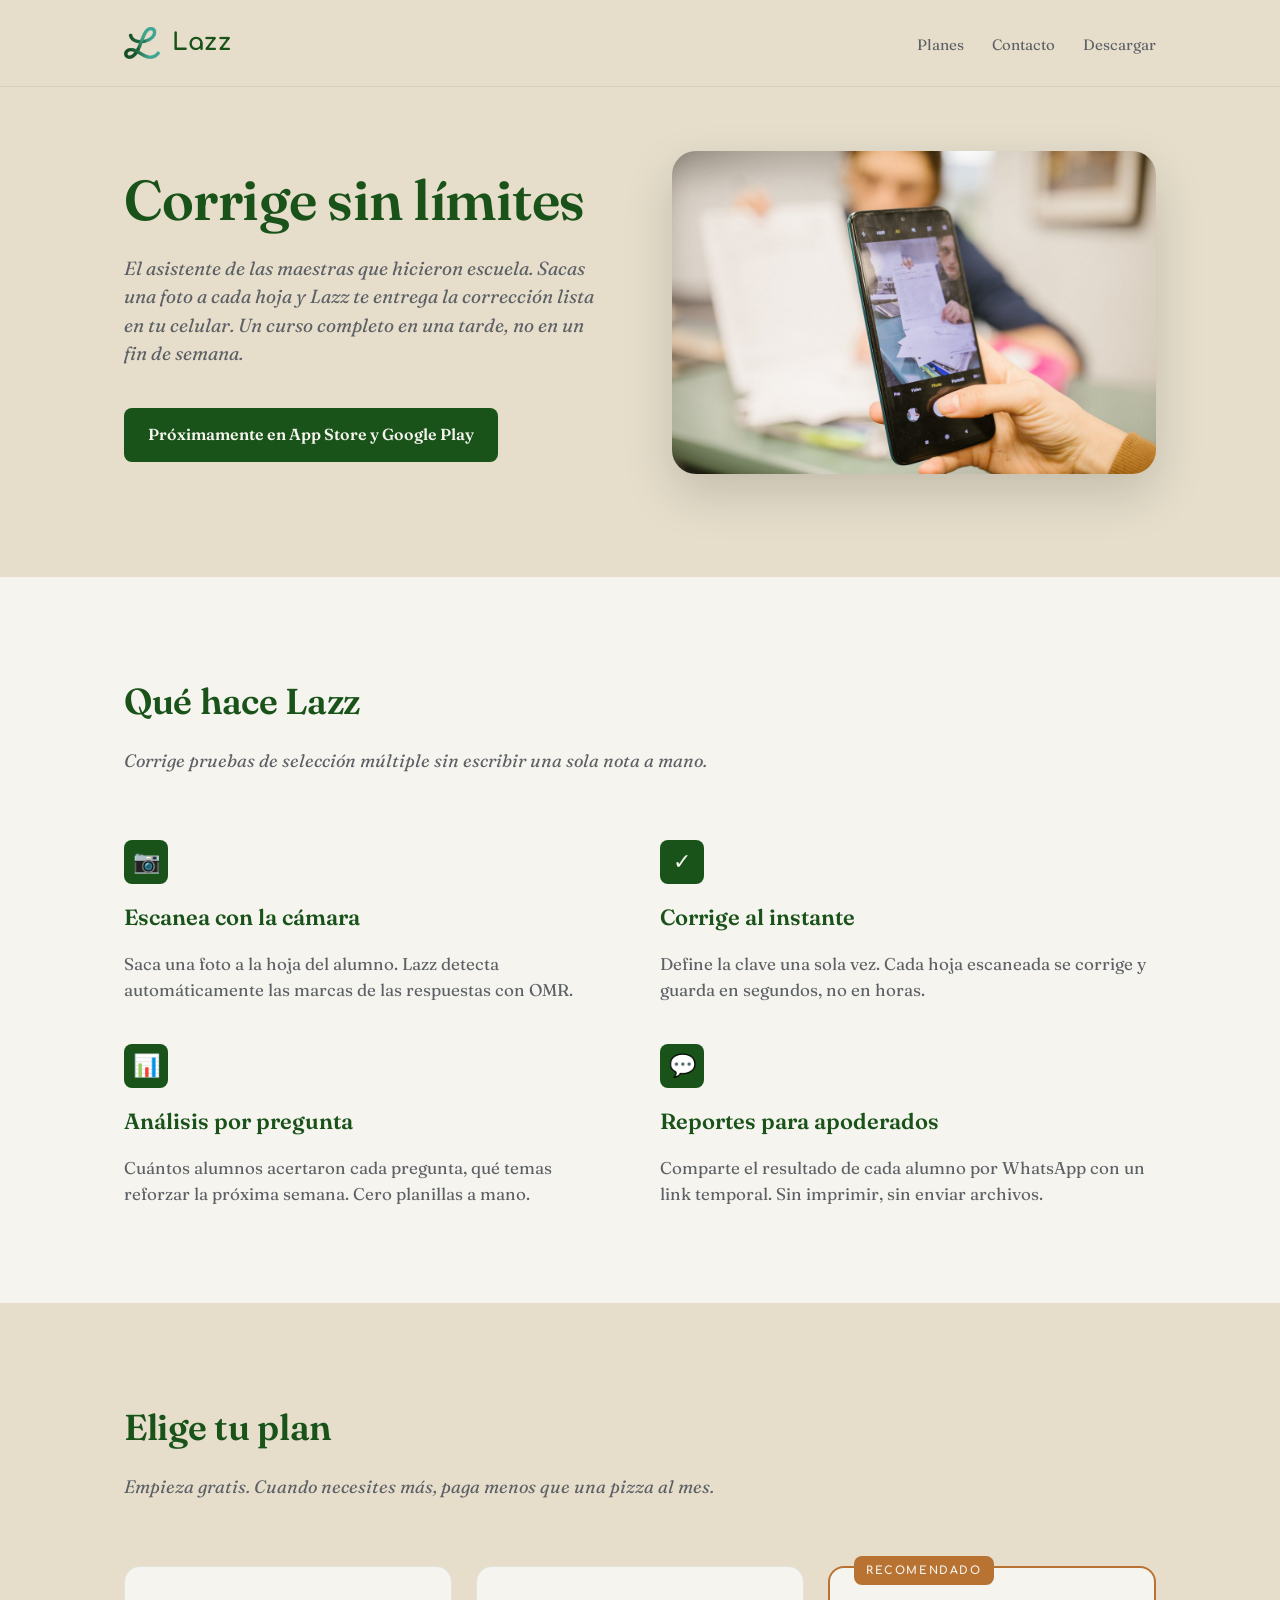
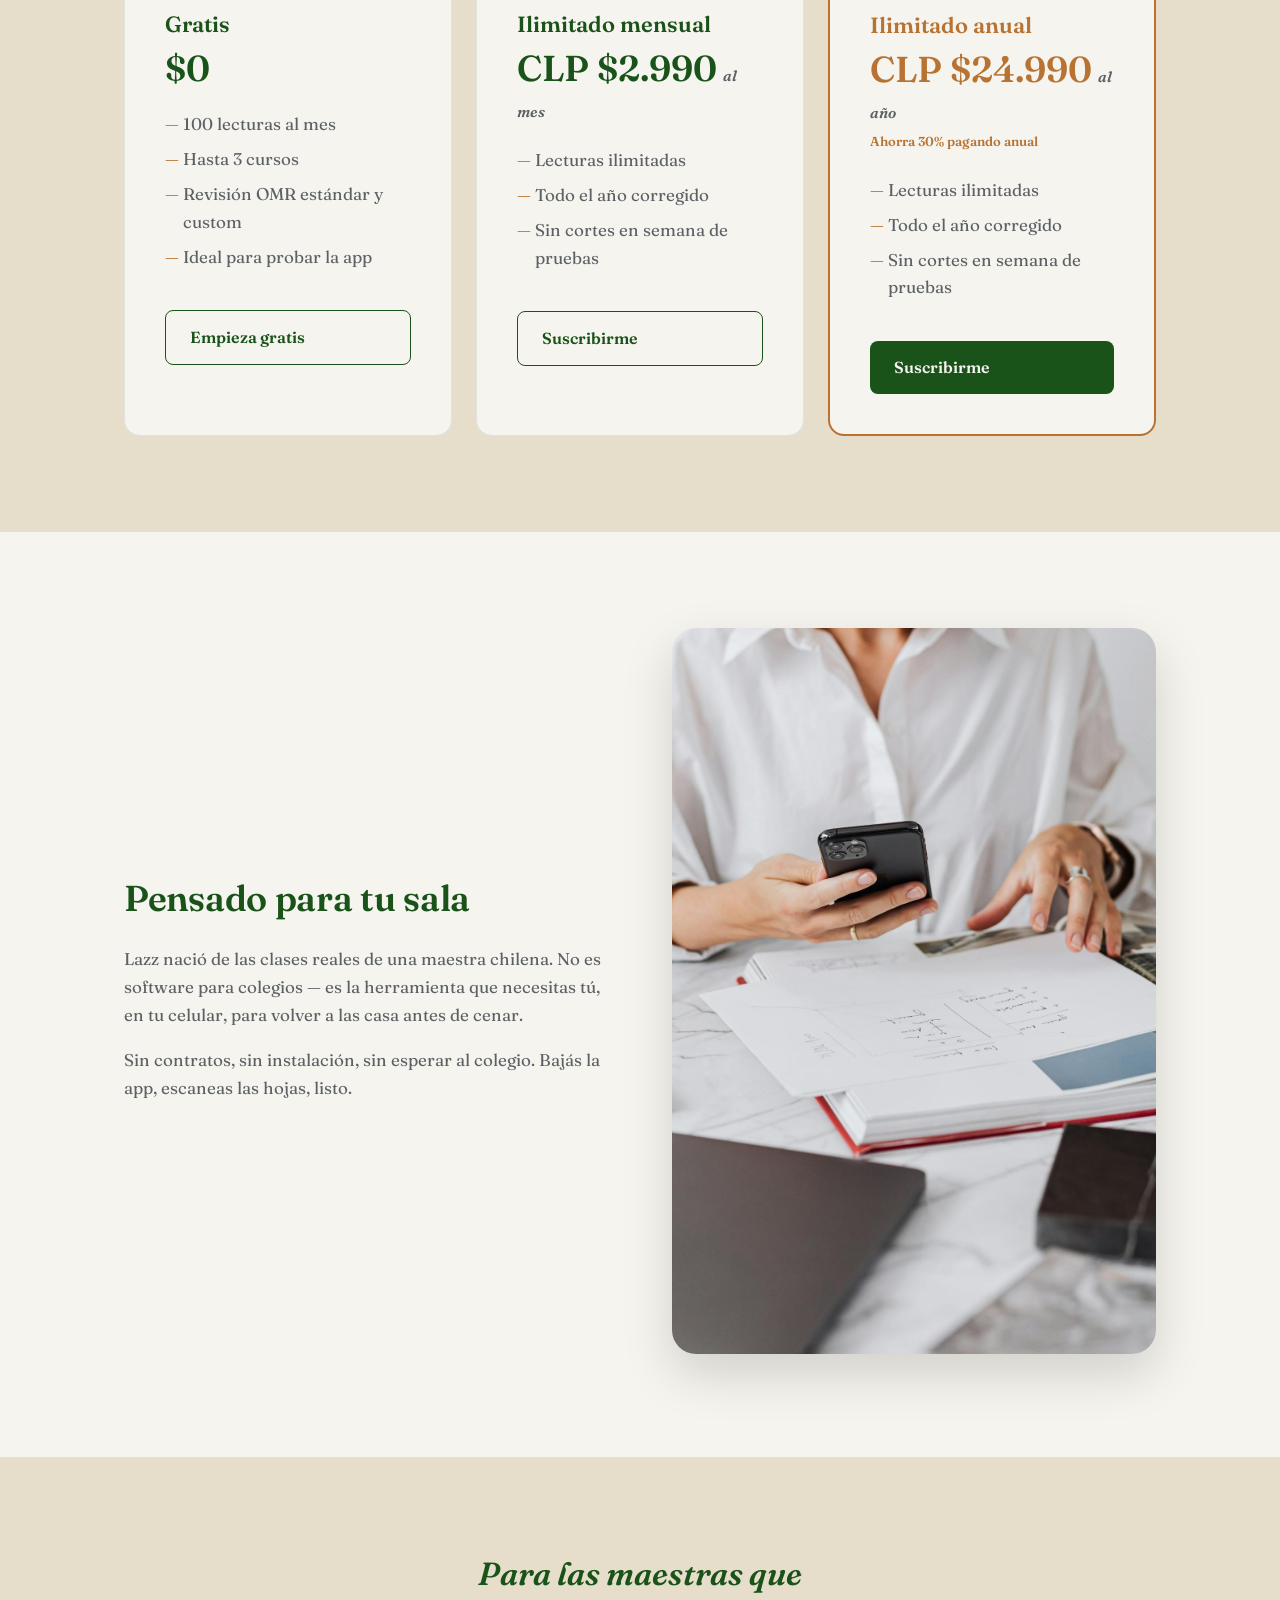
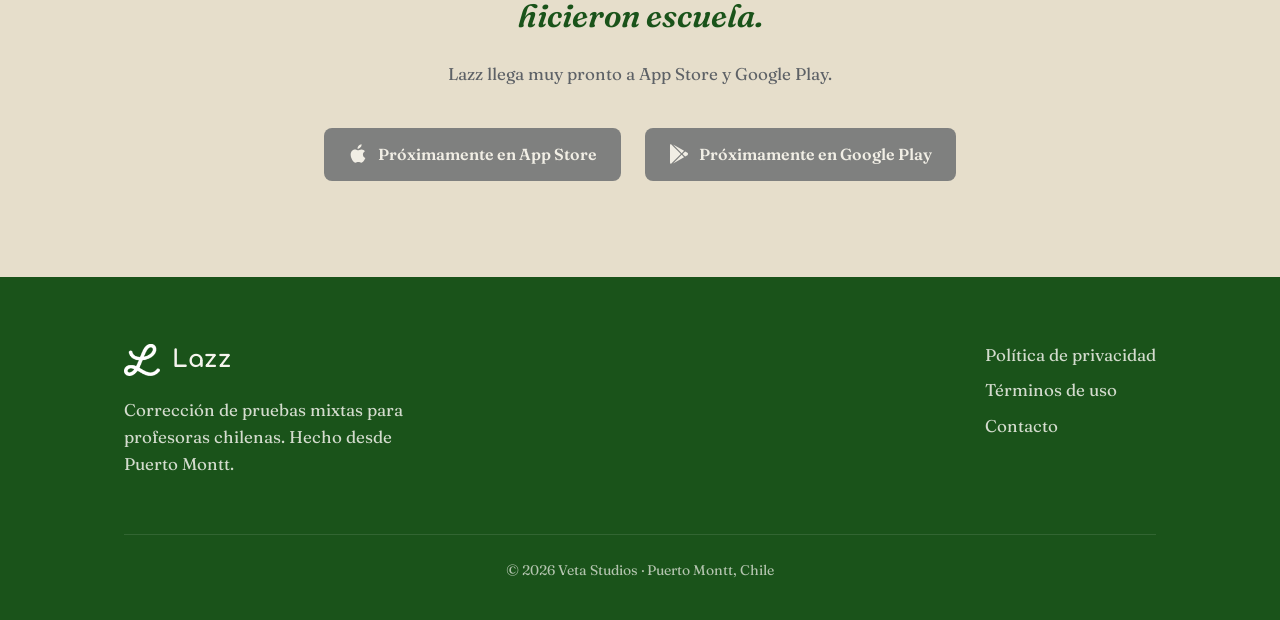
<file: index.html>
<!DOCTYPE html>
<html lang="es-CL">
<head>
  <meta charset="UTF-8">
  <meta name="viewport" content="width=device-width, initial-scale=1.0">
  <title>Lazz — Corrige sin límites</title>
  <meta name="description" content="Lazz corrige pruebas de selección múltiple desde la cámara de tu celular. Resultados instantáneos, análisis por pregunta, reportes para apoderados.">

  <!-- Open Graph (WhatsApp / Twitter / LinkedIn preview) -->
  <meta property="og:title" content="Lazz — Corrige sin límites">
  <meta property="og:description" content="El asistente de las maestras que hicieron escuela. Corrige pruebas con OMR desde la cámara de tu celular.">
  <meta property="og:image" content="https://lazz.cl/assets/photos/hero.jpg">
  <meta property="og:url" content="https://lazz.cl">
  <meta property="og:type" content="website">
  <meta property="og:locale" content="es_CL">

  <!-- Tipografías Google Fonts -->
  <link rel="preconnect" href="https://fonts.googleapis.com">
  <link rel="preconnect" href="https://fonts.gstatic.com" crossorigin>
  <link href="https://fonts.googleapis.com/css2?family=Comfortaa:wght@400;700&family=Fraunces:ital,wght@0,400;0,600;1,400;1,600&display=swap" rel="stylesheet">

  <link rel="stylesheet" href="/css/shared.css">
  <link rel="icon" type="image/png" href="/assets/brand/lazz-isotype.png">
</head>
<body>

<!-- ============ HEADER ============ -->
<header class="site-header">
  <div class="container site-header__inner">
    <a href="/" class="brand">
      <img src="/assets/brand/lazz-isotype.png" alt="" class="brand__isotipo">
      <span class="brand__wordmark">Lazz</span>
    </a>
    <nav class="site-header__nav">
      <a href="#planes">Planes</a>
      <a href="/contacto/">Contacto</a>
      <a href="#descargar">Descargar</a>
    </nav>
  </div>
</header>

<!-- ============ HERO ============ -->
<section class="hero">
  <div class="container">
    <div class="hero__grid">
      <div>
        <h1 class="hero__title">Corrige sin límites</h1>
        <p class="hero__tagline">
          El asistente de las maestras que hicieron escuela. Sacas una foto a
          cada hoja y Lazz te entrega la corrección lista en tu celular. Un
          curso completo en una tarde, no en un fin de semana.
        </p>
        <div class="hero__cta-row">
          <a href="#descargar" class="btn btn--primary">Próximamente en App Store y Google Play</a>
        </div>
      </div>
      <div>
        <img src="/assets/photos/hero.jpg" alt="Profesora escaneando una hoja de respuestas con su celular" class="hero__image" loading="eager">
      </div>
    </div>
  </div>
</section>

<!-- ============ QUÉ HACE LAZZ ============ -->
<section class="section section--alt" id="que-hace">
  <div class="container">
    <h2 class="section__title">Qué hace Lazz</h2>
    <p class="section__subtitle">
      Corrige pruebas de selección múltiple sin escribir una sola nota a mano.
    </p>
    <div class="features">
      <div class="feature">
        <div class="feature__icon" aria-hidden="true">📷</div>
        <h3 class="feature__title">Escanea con la cámara</h3>
        <p class="feature__body">
          Saca una foto a la hoja del alumno. Lazz detecta automáticamente las
          marcas de las respuestas con OMR.
        </p>
      </div>
      <div class="feature">
        <div class="feature__icon" aria-hidden="true">✓</div>
        <h3 class="feature__title">Corrige al instante</h3>
        <p class="feature__body">
          Define la clave una sola vez. Cada hoja escaneada se corrige y
          guarda en segundos, no en horas.
        </p>
      </div>
      <div class="feature">
        <div class="feature__icon" aria-hidden="true">📊</div>
        <h3 class="feature__title">Análisis por pregunta</h3>
        <p class="feature__body">
          Cuántos alumnos acertaron cada pregunta, qué temas reforzar la
          próxima semana. Cero planillas a mano.
        </p>
      </div>
      <div class="feature">
        <div class="feature__icon" aria-hidden="true">💬</div>
        <h3 class="feature__title">Reportes para apoderados</h3>
        <p class="feature__body">
          Comparte el resultado de cada alumno por WhatsApp con un link
          temporal. Sin imprimir, sin enviar archivos.
        </p>
      </div>
    </div>
  </div>
</section>

<!-- ============ PLANES ============ -->
<section class="section" id="planes">
  <div class="container">
    <h2 class="section__title">Elige tu plan</h2>
    <p class="section__subtitle">
      Empieza gratis. Cuando necesites más, paga menos que una pizza al mes.
    </p>
    <div class="pricing">

      <div class="plan">
        <h3 class="plan__title">Gratis</h3>
        <p class="plan__price">$0</p>
        <ul class="plan__bullets">
          <li>100 lecturas al mes</li>
          <li>Hasta 3 cursos</li>
          <li>Revisión OMR estándar y custom</li>
          <li>Ideal para probar la app</li>
        </ul>
        <a href="#descargar" class="btn btn--secondary">Empieza gratis</a>
      </div>

      <div class="plan">
        <h3 class="plan__title">Ilimitado mensual</h3>
        <p class="plan__price">CLP&nbsp;$2.990<span class="plan__period">al mes</span></p>
        <ul class="plan__bullets">
          <li>Lecturas ilimitadas</li>
          <li>Todo el año corregido</li>
          <li>Sin cortes en semana de pruebas</li>
        </ul>
        <a href="#descargar" class="btn btn--secondary">Suscribirme</a>
      </div>

      <div class="plan plan--recommended">
        <span class="plan__badge">RECOMENDADO</span>
        <h3 class="plan__title">Ilimitado anual</h3>
        <p class="plan__price">CLP&nbsp;$24.990<span class="plan__period">al año</span></p>
        <p class="plan__savings">Ahorra 30% pagando anual</p>
        <ul class="plan__bullets">
          <li>Lecturas ilimitadas</li>
          <li>Todo el año corregido</li>
          <li>Sin cortes en semana de pruebas</li>
        </ul>
        <a href="#descargar" class="btn btn--primary">Suscribirme</a>
      </div>

    </div>
  </div>
</section>

<!-- ============ POR QUÉ LAZZ (con foto secundaria) ============ -->
<section class="section section--alt">
  <div class="container">
    <div class="hero__grid">
      <div>
        <h2 class="section__title">Pensado para tu sala</h2>
        <p style="font-size: 17px; line-height: 1.65;">
          Lazz nació de las clases reales de una maestra chilena. No es
          software para colegios — es la herramienta que necesitas tú, en tu
          celular, para volver a las casa antes de cenar.
        </p>
        <p style="font-size: 17px; line-height: 1.65;">
          Sin contratos, sin instalación, sin esperar al colegio. Bajás la
          app, escaneas las hojas, listo.
        </p>
      </div>
      <div>
        <img src="/assets/photos/secondary-2.jpg" alt="Profesora revisando pruebas con su celular" class="hero__image" loading="lazy">
      </div>
    </div>
  </div>
</section>

<!-- ============ CTA FINAL ============ -->
<section class="cta-final" id="descargar">
  <div class="container container--narrow">
    <p class="cta-final__title">
      Para las maestras que<br>hicieron escuela.
    </p>
    <p style="margin-bottom: var(--space-lg);">
      Lazz llega muy pronto a App Store y Google Play.
    </p>
    <div class="cta-final__buttons">
      <span class="btn btn--coming-soon">
        <svg viewBox="0 0 384 512" width="20" height="20" fill="currentColor" aria-hidden="true">
          <path d="M318.7 268.7c-.2-36.7 16.4-64.4 50-84.8-18.8-26.9-47.2-41.7-84.7-44.6-35.5-2.8-74.3 20.7-88.5 20.7-15 0-49.4-19.7-76.4-19.7C63.3 141.2 4 184.8 4 273.5q0 39.3 14.4 81.2c12.8 36.7 59 126.7 107.2 125.2 25.2-.6 43-17.9 75.8-17.9 31.8 0 48.3 17.9 76.4 17.9 48.6-.7 90.4-82.5 102.6-119.3-65.2-30.7-61.7-90-61.7-91.9zM256.4 84.5c30.1-35.8 27.4-68.4 26.5-80.5-26.6 1.5-57.4 18.1-74.9 38.5-19.3 21.9-30.6 49-28.2 79.9 28.8 2.2 55.1-12.6 76.6-37.9z"/>
        </svg>
        Próximamente en App Store
      </span>
      <span class="btn btn--coming-soon">
        <svg viewBox="0 0 512 512" width="20" height="20" fill="currentColor" aria-hidden="true">
          <path d="M325.3 234.3 104.6 13l280.8 161.2-60.1 60.1zM47 0C34 6.8 25.3 19.2 25.3 35.3v441.3c0 16.1 8.7 28.5 21.7 35.3l256.6-256L47 0zm425.2 225.6-58.9-34.1-65.7 64.5 65.7 64.5 60.1-34.1c18-14.3 18-46.5-1.2-60.8zM104.6 499l280.8-161.2-60.1-60.1L104.6 499z"/>
        </svg>
        Próximamente en Google Play
      </span>
    </div>
  </div>
</section>

<!-- ============ FOOTER ============ -->
<footer class="site-footer">
  <div class="container">
    <div class="site-footer__inner">
      <div class="site-footer__brand">
        <div class="brand">
          <img src="/assets/brand/lazz-isotype.png" alt="" class="brand__isotipo" style="filter: brightness(0) invert(1);">
          <span class="brand__wordmark">Lazz</span>
        </div>
        <p style="margin-top: var(--space-sm); opacity: 0.85;">
          Corrección de pruebas mixtas para profesoras chilenas. Hecho desde
          Puerto Montt.
        </p>
      </div>
      <nav class="site-footer__nav">
        <a href="/privacidad/">Política de privacidad</a>
        <a href="/terminos/">Términos de uso</a>
        <a href="/contacto/">Contacto</a>
      </nav>
    </div>
    <p class="site-footer__legal">
      © 2026 Veta Studios · Puerto Montt, Chile
    </p>
  </div>
</footer>

</body>
</html>
</file>
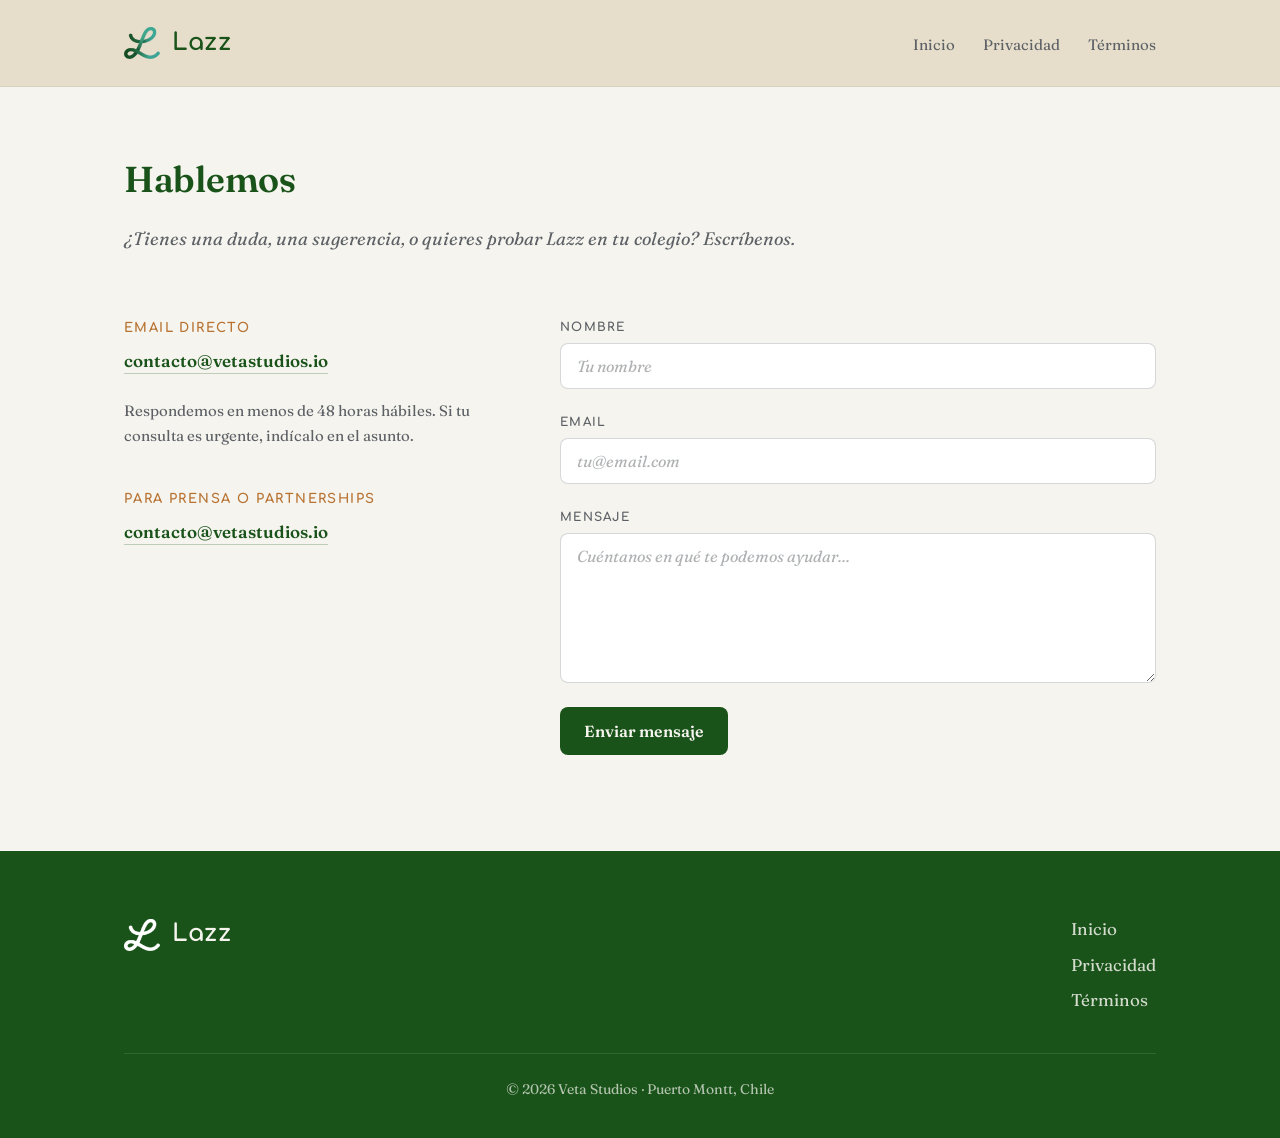
<file: contacto/index.html>
<!DOCTYPE html>
<html lang="es-CL">
<head>
  <meta charset="UTF-8">
  <meta name="viewport" content="width=device-width, initial-scale=1.0">
  <title>Contacto — Lazz</title>
  <meta name="description" content="¿Tienes una consulta sobre Lazz? Escríbenos a contacto@vetastudios.io o usá el formulario. Respondemos en menos de 48 horas hábiles.">
  <meta name="robots" content="index, follow">

  <link rel="preconnect" href="https://fonts.googleapis.com">
  <link rel="preconnect" href="https://fonts.gstatic.com" crossorigin>
  <link href="https://fonts.googleapis.com/css2?family=Comfortaa:wght@400;700&family=Fraunces:ital,wght@0,400;0,600;1,400;1,600&display=swap" rel="stylesheet">

  <link rel="stylesheet" href="/css/shared.css">
  <link rel="icon" type="image/png" href="/assets/brand/lazz-isotype.png">

  <style>
    .contact {
      padding: var(--space-xl) 0 var(--space-2xl);
      background-color: var(--color-ivory);
    }

    .contact__grid {
      display: grid;
      grid-template-columns: 1fr 1.6fr;
      gap: var(--space-xl);
      align-items: start;
    }

    @media (max-width: 768px) {
      .contact__grid {
        grid-template-columns: 1fr;
        gap: var(--space-lg);
      }
    }

    .contact__info h2 {
      font-family: var(--font-wordmark);
      font-size: 13px;
      font-weight: 700;
      color: var(--color-cobre);
      margin: 0 0 var(--space-xs);
      text-transform: uppercase;
      letter-spacing: 1.4px;
    }

    .contact__info a {
      color: var(--color-verde);
      text-decoration: none;
      font-weight: 600;
      border-bottom: 1px solid rgba(26, 83, 26, 0.25);
      padding-bottom: 2px;
      transition: border-color 0.2s;
    }

    .contact__info a:hover {
      border-color: var(--color-verde);
    }

    .contact__info p {
      margin: var(--space-md) 0 0;
      font-size: 15px;
      color: var(--color-gris);
      line-height: 1.7;
    }

    .contact-form {
      display: flex;
      flex-direction: column;
      gap: var(--space-md);
    }

    .form-group {
      display: flex;
      flex-direction: column;
      gap: 6px;
    }

    .form-group label {
      font-family: var(--font-wordmark);
      font-size: 12px;
      font-weight: 700;
      color: var(--color-gris);
      text-transform: uppercase;
      letter-spacing: 1.2px;
    }

    .form-group input,
    .form-group textarea {
      background-color: var(--color-blanco);
      border: 1.5px solid rgba(93, 97, 102, 0.25);
      border-radius: var(--radius-sm);
      padding: 12px 16px;
      color: var(--color-gris);
      font-family: var(--font-body);
      font-size: 16px;
      outline: none;
      transition: border-color 0.2s;
      resize: vertical;
    }

    .form-group input:focus,
    .form-group textarea:focus {
      border-color: var(--color-turquesa);
    }

    .form-group input::placeholder,
    .form-group textarea::placeholder {
      color: rgba(93, 97, 102, 0.5);
      font-style: italic;
    }

    .form-group textarea {
      min-height: 150px;
    }
  </style>
</head>
<body>

<header class="site-header">
  <div class="container site-header__inner">
    <a href="/" class="brand">
      <img src="/assets/brand/lazz-isotype.png" alt="" class="brand__isotipo">
      <span class="brand__wordmark">Lazz</span>
    </a>
    <nav class="site-header__nav">
      <a href="/">Inicio</a>
      <a href="/privacidad/">Privacidad</a>
      <a href="/terminos/">Términos</a>
    </nav>
  </div>
</header>

<main class="contact">
  <div class="container">

    <h1 class="section__title">Hablemos</h1>
    <p class="section__subtitle">
      ¿Tienes una duda, una sugerencia, o quieres probar Lazz en tu colegio?
      Escríbenos.
    </p>

    <div class="contact__grid">

      <div class="contact__info">
        <h2>Email directo</h2>
        <a href="mailto:contacto@vetastudios.io">contacto@vetastudios.io</a>
        <p>
          Respondemos en menos de 48 horas hábiles. Si tu consulta es urgente,
          indícalo en el asunto.
        </p>
        <h2 style="margin-top: var(--space-lg);">Para prensa o partnerships</h2>
        <a href="mailto:contacto@vetastudios.io">contacto@vetastudios.io</a>
      </div>

      <form class="contact-form" action="https://formspree.io/f/mqeywgwj" method="POST">
        <!-- Hidden fields para que el mensaje llegue identificado como de Lazz
             (el mismo endpoint atiende también vetastudios.io). -->
        <input type="hidden" name="_subject" value="Nuevo mensaje desde Lazz">
        <input type="hidden" name="_next" value="https://lazz.cl/contacto/gracias/">
        <input type="hidden" name="origen" value="lazz.cl">

        <div class="form-group">
          <label for="nombre">Nombre</label>
          <input type="text" id="nombre" name="nombre" placeholder="Tu nombre" required autocomplete="name">
        </div>
        <div class="form-group">
          <label for="email">Email</label>
          <input type="email" id="email" name="email" placeholder="tu@email.com" required autocomplete="email">
        </div>
        <div class="form-group">
          <label for="mensaje">Mensaje</label>
          <textarea id="mensaje" name="mensaje" placeholder="Cuéntanos en qué te podemos ayudar..." required></textarea>
        </div>
        <button type="submit" class="btn btn--primary" style="align-self: flex-start;">
          Enviar mensaje
        </button>
      </form>

    </div>
  </div>
</main>

<footer class="site-footer">
  <div class="container">
    <div class="site-footer__inner">
      <div class="site-footer__brand">
        <div class="brand">
          <img src="/assets/brand/lazz-isotype.png" alt="" class="brand__isotipo" style="filter: brightness(0) invert(1);">
          <span class="brand__wordmark">Lazz</span>
        </div>
      </div>
      <nav class="site-footer__nav">
        <a href="/">Inicio</a>
        <a href="/privacidad/">Privacidad</a>
        <a href="/terminos/">Términos</a>
      </nav>
    </div>
    <p class="site-footer__legal">
      © 2026 Veta Studios · Puerto Montt, Chile
    </p>
  </div>
</footer>

</body>
</html>
</file>
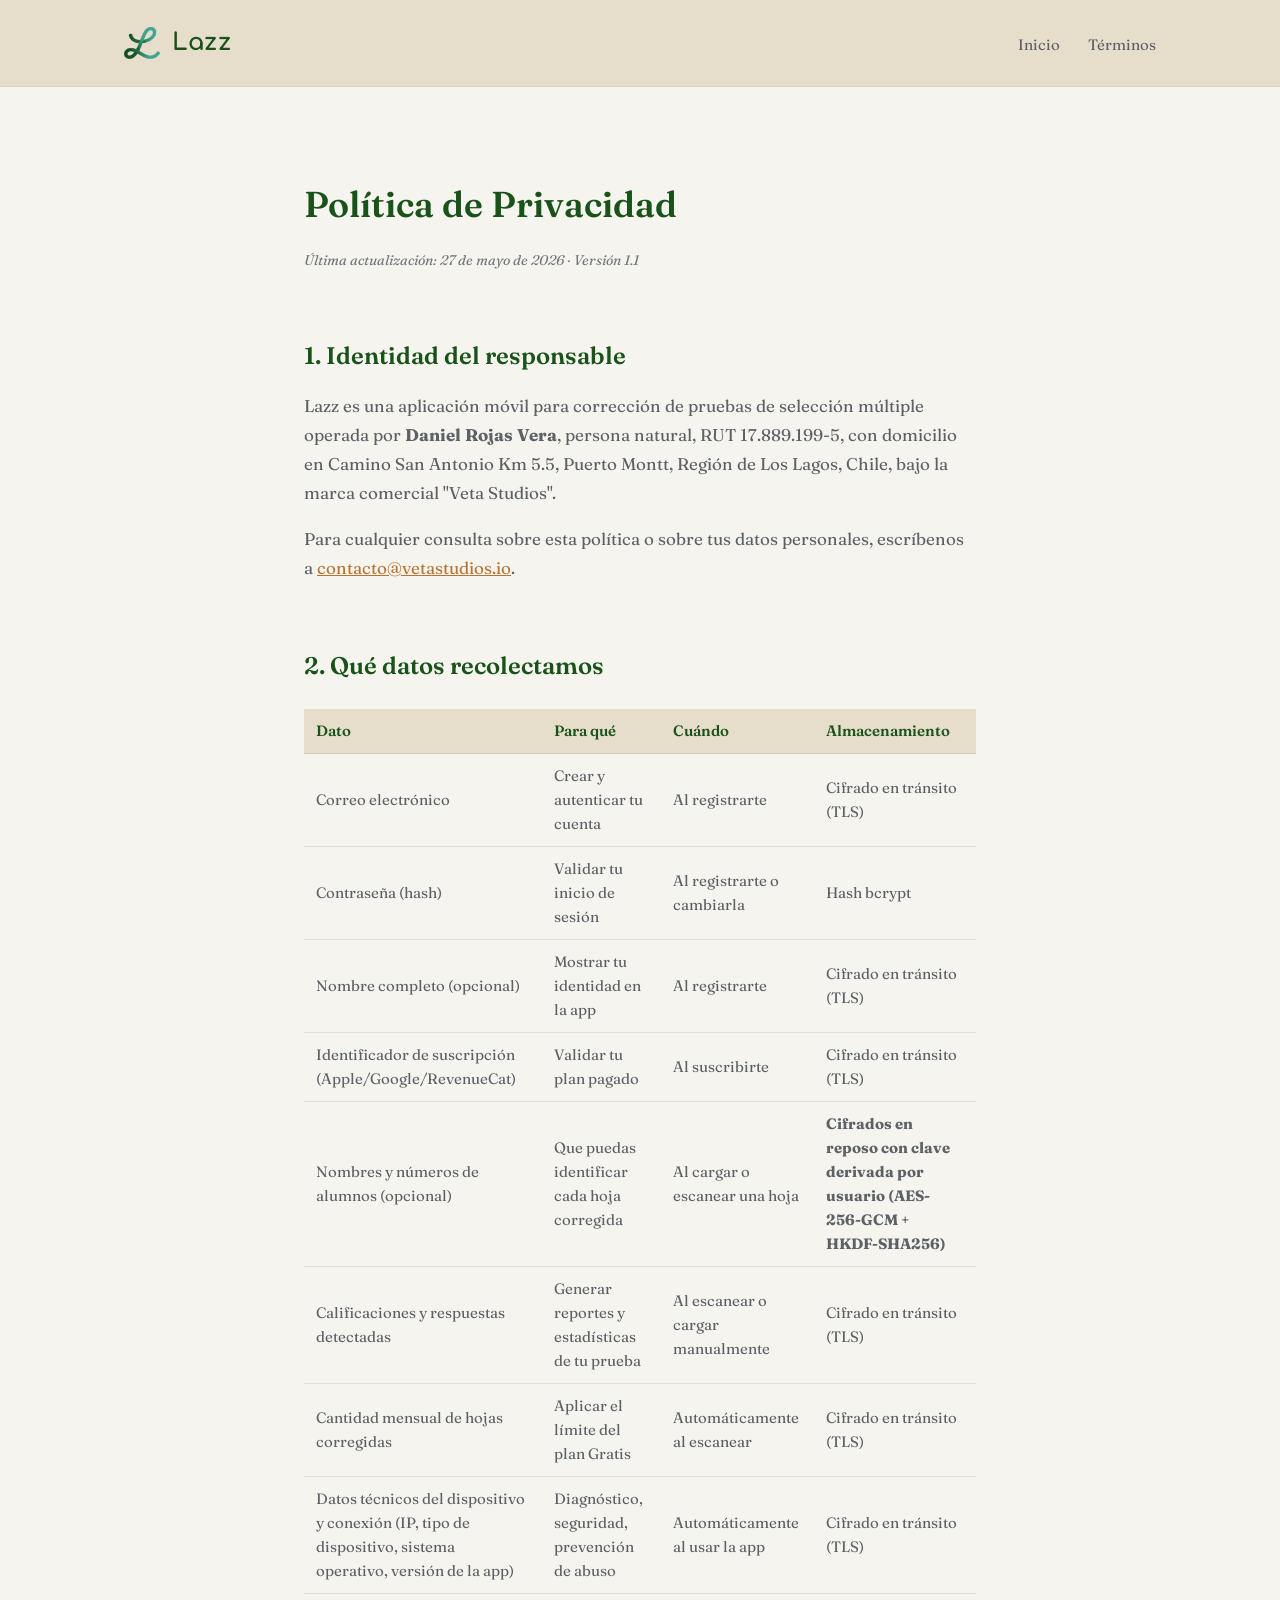
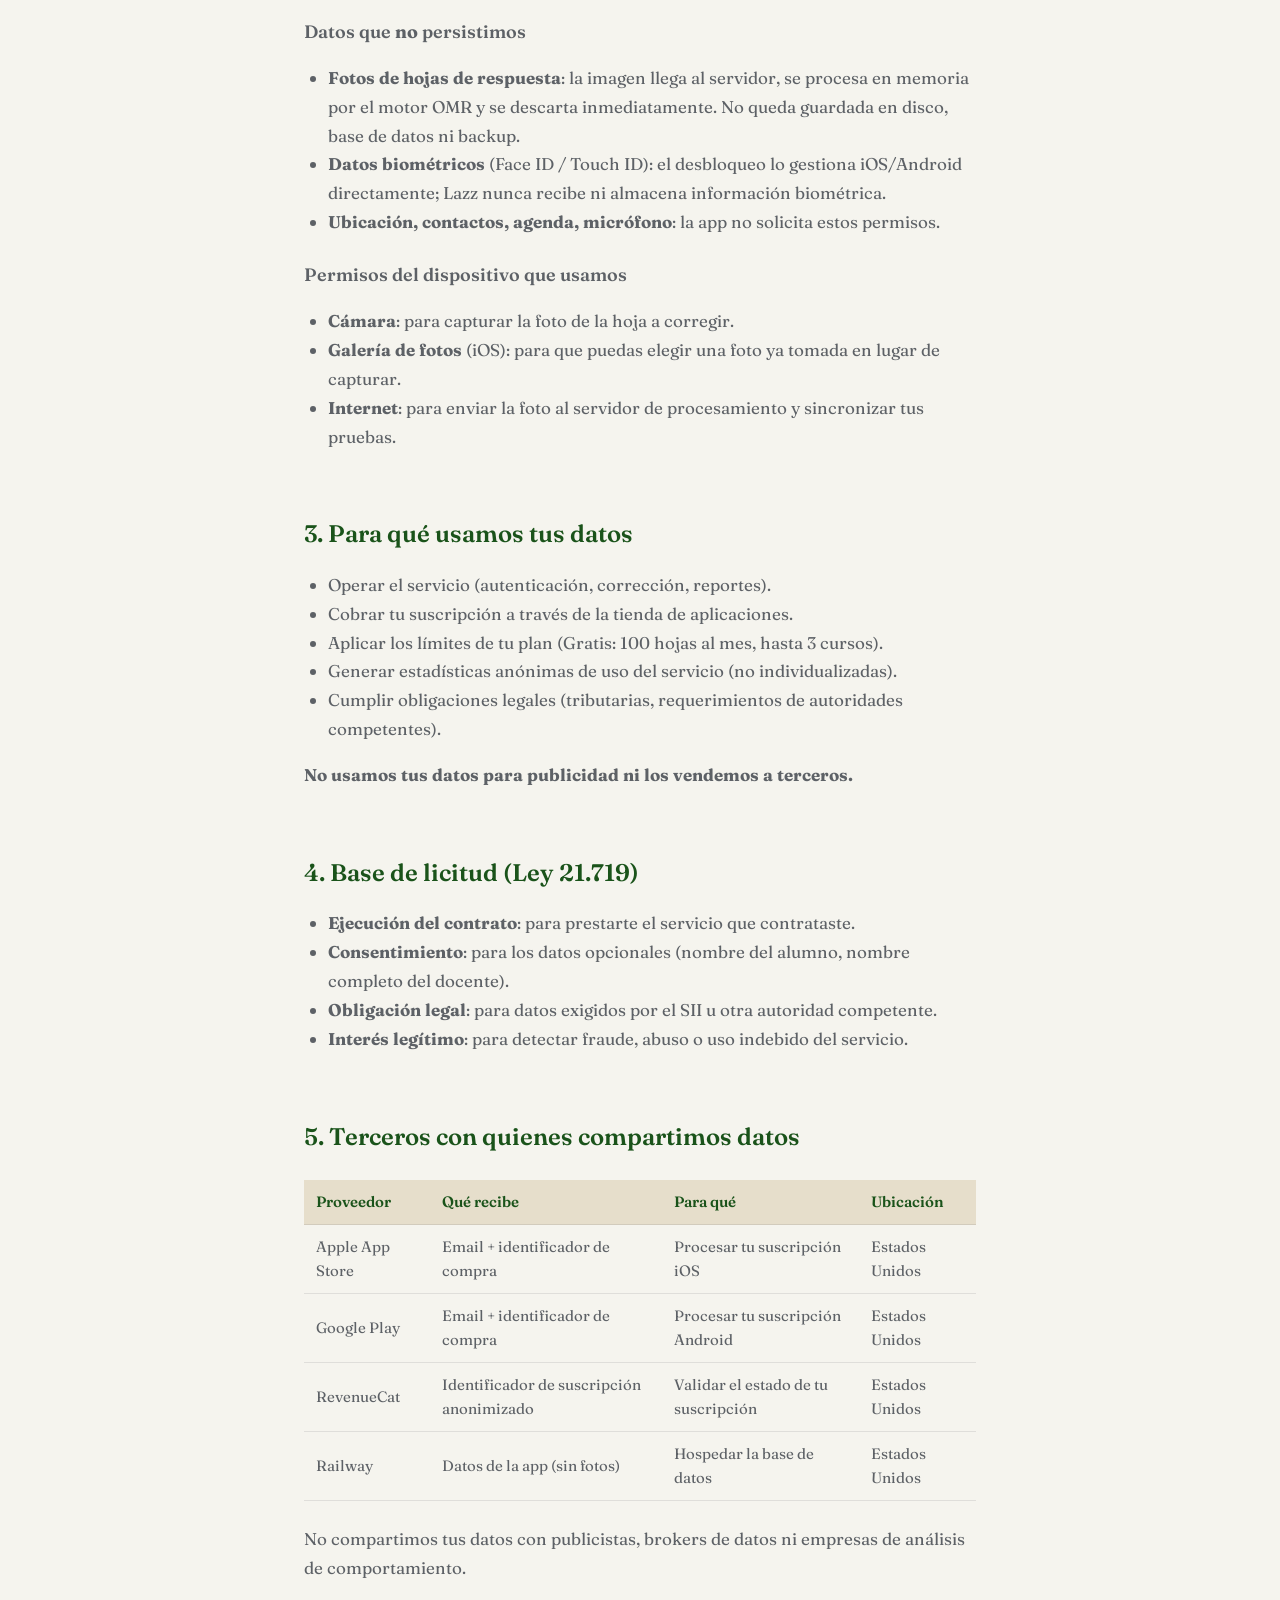
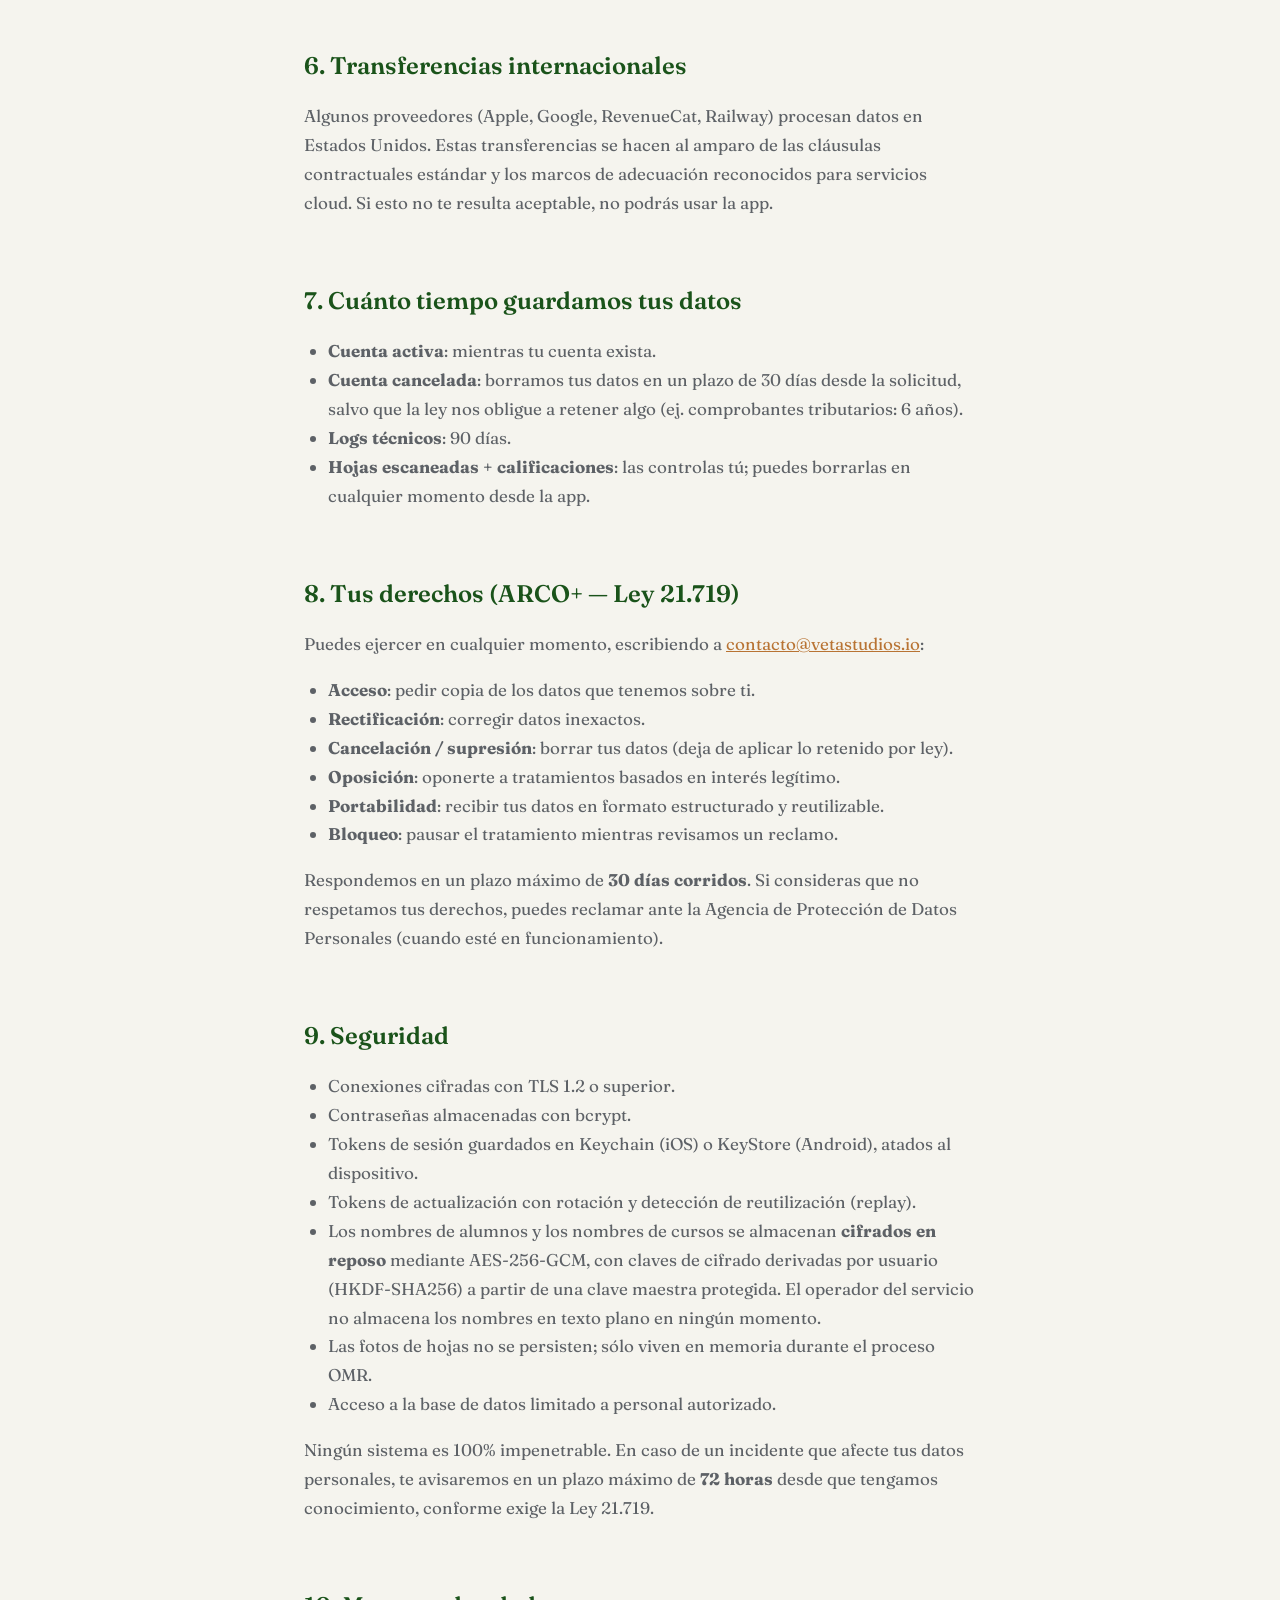
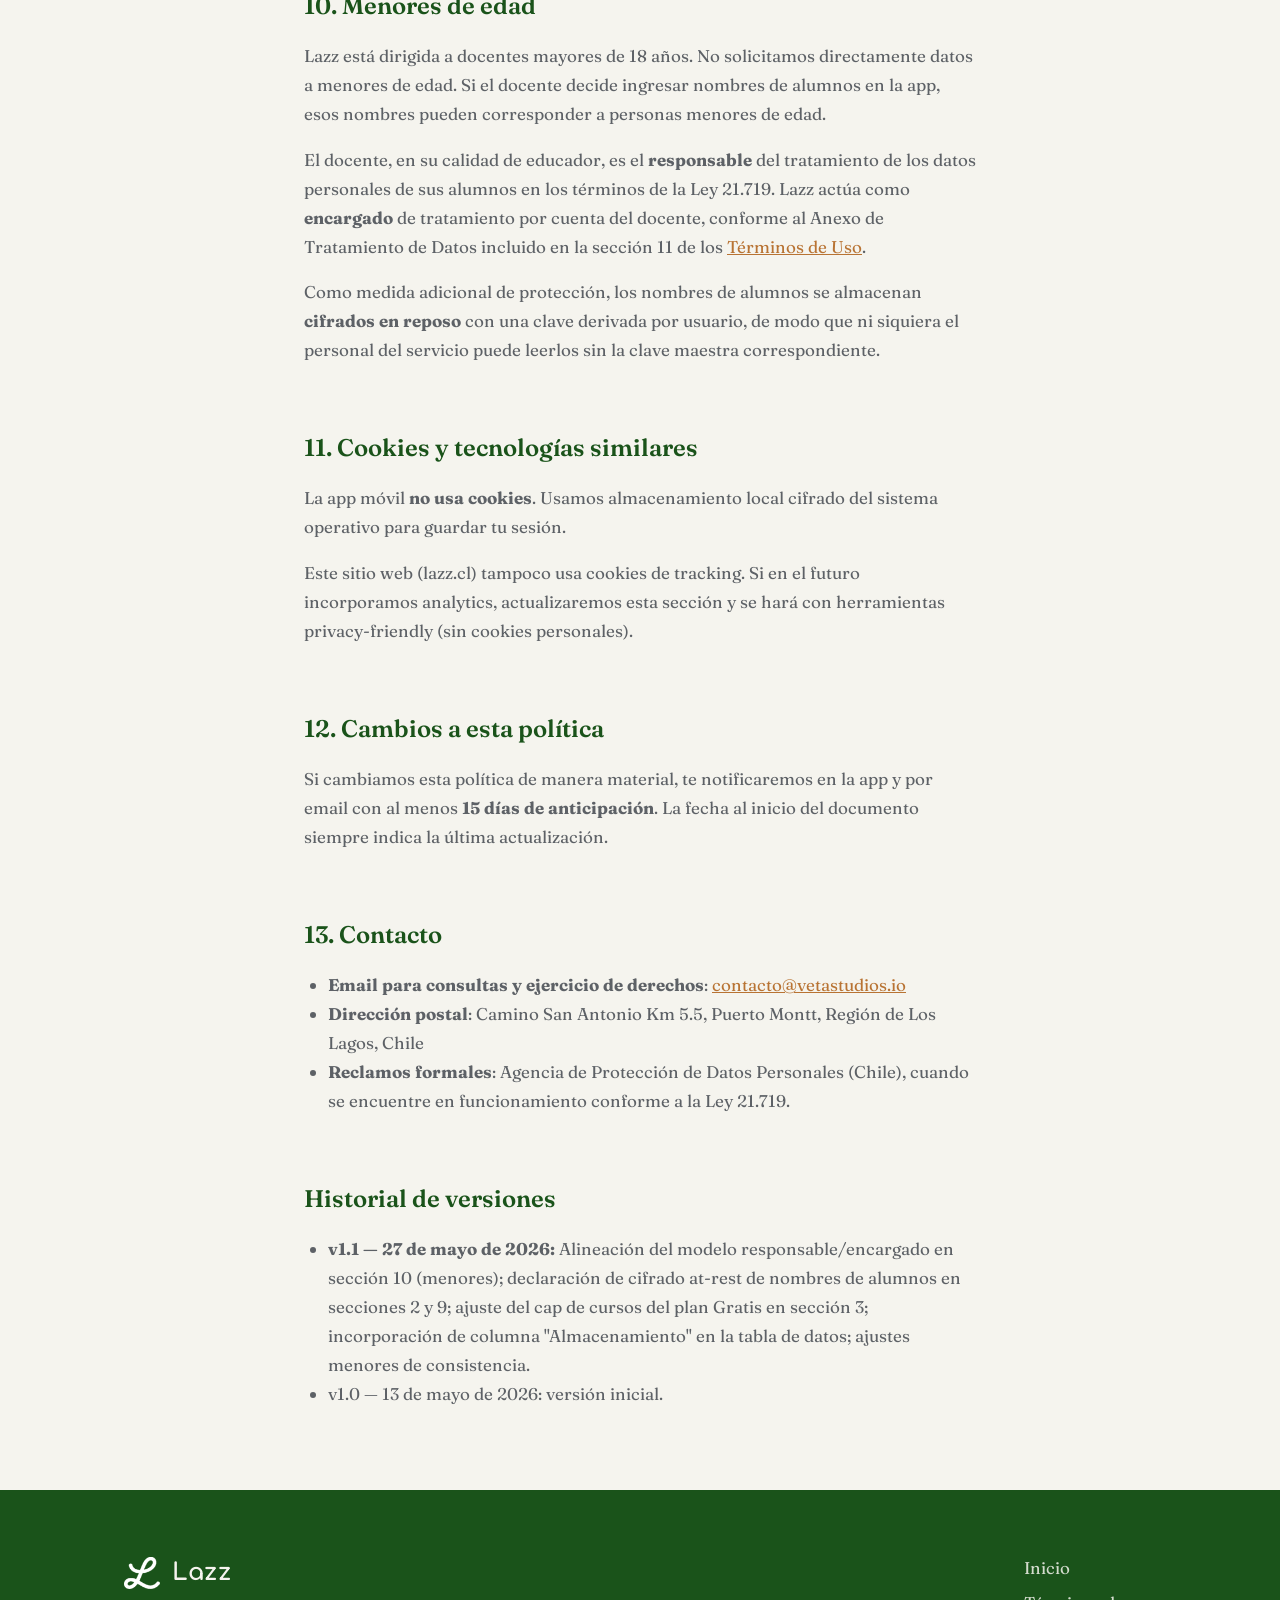
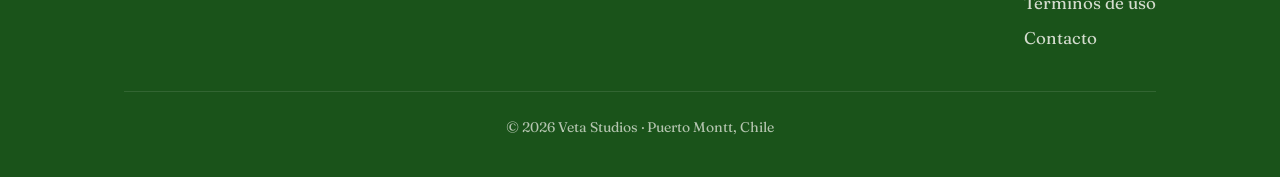
<file: privacidad/index.html>
<!DOCTYPE html>
<html lang="es-CL">
<head>
  <meta charset="UTF-8">
  <meta name="viewport" content="width=device-width, initial-scale=1.0">
  <title>Política de Privacidad — Lazz</title>
  <meta name="description" content="Política de Privacidad de Lazz. Qué datos recolectamos, para qué, cuánto tiempo los guardamos, y tus derechos bajo la Ley 21.719.">
  <meta name="robots" content="index, follow">

  <link rel="preconnect" href="https://fonts.googleapis.com">
  <link rel="preconnect" href="https://fonts.gstatic.com" crossorigin>
  <link href="https://fonts.googleapis.com/css2?family=Comfortaa:wght@400;700&family=Fraunces:ital,wght@0,400;0,600;1,400;1,600&display=swap" rel="stylesheet">

  <link rel="stylesheet" href="/css/shared.css">
  <link rel="icon" type="image/png" href="/assets/brand/lazz-isotype.png">
</head>
<body>

<header class="site-header">
  <div class="container site-header__inner">
    <a href="/" class="brand">
      <img src="/assets/brand/lazz-isotype.png" alt="" class="brand__isotipo">
      <span class="brand__wordmark">Lazz</span>
    </a>
    <nav class="site-header__nav">
      <a href="/">Inicio</a>
      <a href="/terminos/">Términos</a>
    </nav>
  </div>
</header>

<main class="legal">
  <div class="container container--narrow">

    <h1>Política de Privacidad</h1>
    <p class="legal__meta">
      Última actualización: 27 de mayo de 2026 · Versión 1.1
    </p>

    <h2>1. Identidad del responsable</h2>
    <p>
      Lazz es una aplicación móvil para corrección de pruebas de selección
      múltiple operada por <strong>Daniel Rojas Vera</strong>, persona natural,
      RUT 17.889.199-5, con domicilio en Camino San Antonio Km 5.5, Puerto
      Montt, Región de Los Lagos, Chile, bajo la marca comercial "Veta Studios".
    </p>
    <p>
      Para cualquier consulta sobre esta política o sobre tus datos personales,
      escríbenos a <a href="mailto:contacto@vetastudios.io">contacto@vetastudios.io</a>.
    </p>

    <h2>2. Qué datos recolectamos</h2>
    <table>
      <thead>
        <tr>
          <th>Dato</th>
          <th>Para qué</th>
          <th>Cuándo</th>
          <th>Almacenamiento</th>
        </tr>
      </thead>
      <tbody>
        <tr><td>Correo electrónico</td><td>Crear y autenticar tu cuenta</td><td>Al registrarte</td><td>Cifrado en tránsito (TLS)</td></tr>
        <tr><td>Contraseña (hash)</td><td>Validar tu inicio de sesión</td><td>Al registrarte o cambiarla</td><td>Hash bcrypt</td></tr>
        <tr><td>Nombre completo (opcional)</td><td>Mostrar tu identidad en la app</td><td>Al registrarte</td><td>Cifrado en tránsito (TLS)</td></tr>
        <tr><td>Identificador de suscripción (Apple/Google/RevenueCat)</td><td>Validar tu plan pagado</td><td>Al suscribirte</td><td>Cifrado en tránsito (TLS)</td></tr>
        <tr><td>Nombres y números de alumnos (opcional)</td><td>Que puedas identificar cada hoja corregida</td><td>Al cargar o escanear una hoja</td><td><strong>Cifrados en reposo con clave derivada por usuario (AES-256-GCM + HKDF-SHA256)</strong></td></tr>
        <tr><td>Calificaciones y respuestas detectadas</td><td>Generar reportes y estadísticas de tu prueba</td><td>Al escanear o cargar manualmente</td><td>Cifrado en tránsito (TLS)</td></tr>
        <tr><td>Cantidad mensual de hojas corregidas</td><td>Aplicar el límite del plan Gratis</td><td>Automáticamente al escanear</td><td>Cifrado en tránsito (TLS)</td></tr>
        <tr><td>Datos técnicos del dispositivo y conexión (IP, tipo de dispositivo, sistema operativo, versión de la app)</td><td>Diagnóstico, seguridad, prevención de abuso</td><td>Automáticamente al usar la app</td><td>Cifrado en tránsito (TLS)</td></tr>
      </tbody>
    </table>

    <h3>Datos que <strong>no</strong> persistimos</h3>
    <ul>
      <li><strong>Fotos de hojas de respuesta</strong>: la imagen llega al servidor, se procesa en memoria por el motor OMR y se descarta inmediatamente. No queda guardada en disco, base de datos ni backup.</li>
      <li><strong>Datos biométricos</strong> (Face ID / Touch ID): el desbloqueo lo gestiona iOS/Android directamente; Lazz nunca recibe ni almacena información biométrica.</li>
      <li><strong>Ubicación, contactos, agenda, micrófono</strong>: la app no solicita estos permisos.</li>
    </ul>

    <h3>Permisos del dispositivo que usamos</h3>
    <ul>
      <li><strong>Cámara</strong>: para capturar la foto de la hoja a corregir.</li>
      <li><strong>Galería de fotos</strong> (iOS): para que puedas elegir una foto ya tomada en lugar de capturar.</li>
      <li><strong>Internet</strong>: para enviar la foto al servidor de procesamiento y sincronizar tus pruebas.</li>
    </ul>

    <h2>3. Para qué usamos tus datos</h2>
    <ul>
      <li>Operar el servicio (autenticación, corrección, reportes).</li>
      <li>Cobrar tu suscripción a través de la tienda de aplicaciones.</li>
      <li>Aplicar los límites de tu plan (Gratis: 100 hojas al mes, hasta 3 cursos).</li>
      <li>Generar estadísticas anónimas de uso del servicio (no individualizadas).</li>
      <li>Cumplir obligaciones legales (tributarias, requerimientos de autoridades competentes).</li>
    </ul>
    <p>
      <strong>No usamos tus datos para publicidad ni los vendemos a terceros.</strong>
    </p>

    <h2>4. Base de licitud (Ley 21.719)</h2>
    <ul>
      <li><strong>Ejecución del contrato</strong>: para prestarte el servicio que contrataste.</li>
      <li><strong>Consentimiento</strong>: para los datos opcionales (nombre del alumno, nombre completo del docente).</li>
      <li><strong>Obligación legal</strong>: para datos exigidos por el SII u otra autoridad competente.</li>
      <li><strong>Interés legítimo</strong>: para detectar fraude, abuso o uso indebido del servicio.</li>
    </ul>

    <h2>5. Terceros con quienes compartimos datos</h2>
    <table>
      <thead>
        <tr>
          <th>Proveedor</th>
          <th>Qué recibe</th>
          <th>Para qué</th>
          <th>Ubicación</th>
        </tr>
      </thead>
      <tbody>
        <tr><td>Apple App Store</td><td>Email + identificador de compra</td><td>Procesar tu suscripción iOS</td><td>Estados Unidos</td></tr>
        <tr><td>Google Play</td><td>Email + identificador de compra</td><td>Procesar tu suscripción Android</td><td>Estados Unidos</td></tr>
        <tr><td>RevenueCat</td><td>Identificador de suscripción anonimizado</td><td>Validar el estado de tu suscripción</td><td>Estados Unidos</td></tr>
        <tr><td>Railway</td><td>Datos de la app (sin fotos)</td><td>Hospedar la base de datos</td><td>Estados Unidos</td></tr>
      </tbody>
    </table>
    <p>
      No compartimos tus datos con publicistas, brokers de datos ni empresas
      de análisis de comportamiento.
    </p>

    <h2>6. Transferencias internacionales</h2>
    <p>
      Algunos proveedores (Apple, Google, RevenueCat, Railway) procesan datos
      en Estados Unidos. Estas transferencias se hacen al amparo de las
      cláusulas contractuales estándar y los marcos de adecuación reconocidos
      para servicios cloud. Si esto no te resulta aceptable, no podrás usar
      la app.
    </p>

    <h2>7. Cuánto tiempo guardamos tus datos</h2>
    <ul>
      <li><strong>Cuenta activa</strong>: mientras tu cuenta exista.</li>
      <li><strong>Cuenta cancelada</strong>: borramos tus datos en un plazo de 30 días desde la solicitud, salvo que la ley nos obligue a retener algo (ej. comprobantes tributarios: 6 años).</li>
      <li><strong>Logs técnicos</strong>: 90 días.</li>
      <li><strong>Hojas escaneadas + calificaciones</strong>: las controlas tú; puedes borrarlas en cualquier momento desde la app.</li>
    </ul>

    <h2>8. Tus derechos (ARCO+ — Ley 21.719)</h2>
    <p>
      Puedes ejercer en cualquier momento, escribiendo a
      <a href="mailto:contacto@vetastudios.io">contacto@vetastudios.io</a>:
    </p>
    <ul>
      <li><strong>Acceso</strong>: pedir copia de los datos que tenemos sobre ti.</li>
      <li><strong>Rectificación</strong>: corregir datos inexactos.</li>
      <li><strong>Cancelación / supresión</strong>: borrar tus datos (deja de aplicar lo retenido por ley).</li>
      <li><strong>Oposición</strong>: oponerte a tratamientos basados en interés legítimo.</li>
      <li><strong>Portabilidad</strong>: recibir tus datos en formato estructurado y reutilizable.</li>
      <li><strong>Bloqueo</strong>: pausar el tratamiento mientras revisamos un reclamo.</li>
    </ul>
    <p>
      Respondemos en un plazo máximo de <strong>30 días corridos</strong>. Si
      consideras que no respetamos tus derechos, puedes reclamar ante la
      Agencia de Protección de Datos Personales (cuando esté en funcionamiento).
    </p>

    <h2>9. Seguridad</h2>
    <ul>
      <li>Conexiones cifradas con TLS 1.2 o superior.</li>
      <li>Contraseñas almacenadas con bcrypt.</li>
      <li>Tokens de sesión guardados en Keychain (iOS) o KeyStore (Android), atados al dispositivo.</li>
      <li>Tokens de actualización con rotación y detección de reutilización (replay).</li>
      <li>Los nombres de alumnos y los nombres de cursos se almacenan <strong>cifrados en reposo</strong> mediante AES-256-GCM, con claves de cifrado derivadas por usuario (HKDF-SHA256) a partir de una clave maestra protegida. El operador del servicio no almacena los nombres en texto plano en ningún momento.</li>
      <li>Las fotos de hojas no se persisten; sólo viven en memoria durante el proceso OMR.</li>
      <li>Acceso a la base de datos limitado a personal autorizado.</li>
    </ul>
    <p>
      Ningún sistema es 100% impenetrable. En caso de un incidente que afecte
      tus datos personales, te avisaremos en un plazo máximo de <strong>72
      horas</strong> desde que tengamos conocimiento, conforme exige la Ley
      21.719.
    </p>

    <h2>10. Menores de edad</h2>
    <p>
      Lazz está dirigida a docentes mayores de 18 años. No solicitamos
      directamente datos a menores de edad. Si el docente decide ingresar
      nombres de alumnos en la app, esos nombres pueden corresponder a
      personas menores de edad.
    </p>
    <p>
      El docente, en su calidad de educador, es el <strong>responsable</strong>
      del tratamiento de los datos personales de sus alumnos en los términos
      de la Ley 21.719. Lazz actúa como <strong>encargado</strong> de
      tratamiento por cuenta del docente, conforme al Anexo de Tratamiento de
      Datos incluido en la sección 11 de los
      <a href="/terminos/">Términos de Uso</a>.
    </p>
    <p>
      Como medida adicional de protección, los nombres de alumnos se almacenan
      <strong>cifrados en reposo</strong> con una clave derivada por usuario,
      de modo que ni siquiera el personal del servicio puede leerlos sin la
      clave maestra correspondiente.
    </p>

    <h2>11. Cookies y tecnologías similares</h2>
    <p>
      La app móvil <strong>no usa cookies</strong>. Usamos almacenamiento
      local cifrado del sistema operativo para guardar tu sesión.
    </p>
    <p>
      Este sitio web (lazz.cl) tampoco usa cookies de tracking. Si en el
      futuro incorporamos analytics, actualizaremos esta sección y se hará
      con herramientas privacy-friendly (sin cookies personales).
    </p>

    <h2>12. Cambios a esta política</h2>
    <p>
      Si cambiamos esta política de manera material, te notificaremos en la
      app y por email con al menos <strong>15 días de anticipación</strong>.
      La fecha al inicio del documento siempre indica la última actualización.
    </p>

    <h2>13. Contacto</h2>
    <ul>
      <li><strong>Email para consultas y ejercicio de derechos</strong>:
        <a href="mailto:contacto@vetastudios.io">contacto@vetastudios.io</a>
      </li>
      <li><strong>Dirección postal</strong>: Camino San Antonio Km 5.5,
        Puerto Montt, Región de Los Lagos, Chile</li>
      <li><strong>Reclamos formales</strong>: Agencia de Protección de Datos
        Personales (Chile), cuando se encuentre en funcionamiento conforme a
        la Ley 21.719.</li>
    </ul>

    <h2>Historial de versiones</h2>
    <ul>
      <li><strong>v1.1 — 27 de mayo de 2026:</strong> Alineación del modelo responsable/encargado en sección 10 (menores); declaración de cifrado at-rest de nombres de alumnos en secciones 2 y 9; ajuste del cap de cursos del plan Gratis en sección 3; incorporación de columna "Almacenamiento" en la tabla de datos; ajustes menores de consistencia.</li>
      <li>v1.0 — 13 de mayo de 2026: versión inicial.</li>
    </ul>

  </div>
</main>

<footer class="site-footer">
  <div class="container">
    <div class="site-footer__inner">
      <div class="site-footer__brand">
        <div class="brand">
          <img src="/assets/brand/lazz-isotype.png" alt="" class="brand__isotipo" style="filter: brightness(0) invert(1);">
          <span class="brand__wordmark">Lazz</span>
        </div>
      </div>
      <nav class="site-footer__nav">
        <a href="/">Inicio</a>
        <a href="/terminos/">Términos de uso</a>
        <a href="/contacto/">Contacto</a>
      </nav>
    </div>
    <p class="site-footer__legal">
      © 2026 Veta Studios · Puerto Montt, Chile
    </p>
  </div>
</footer>

</body>
</html>
</file>
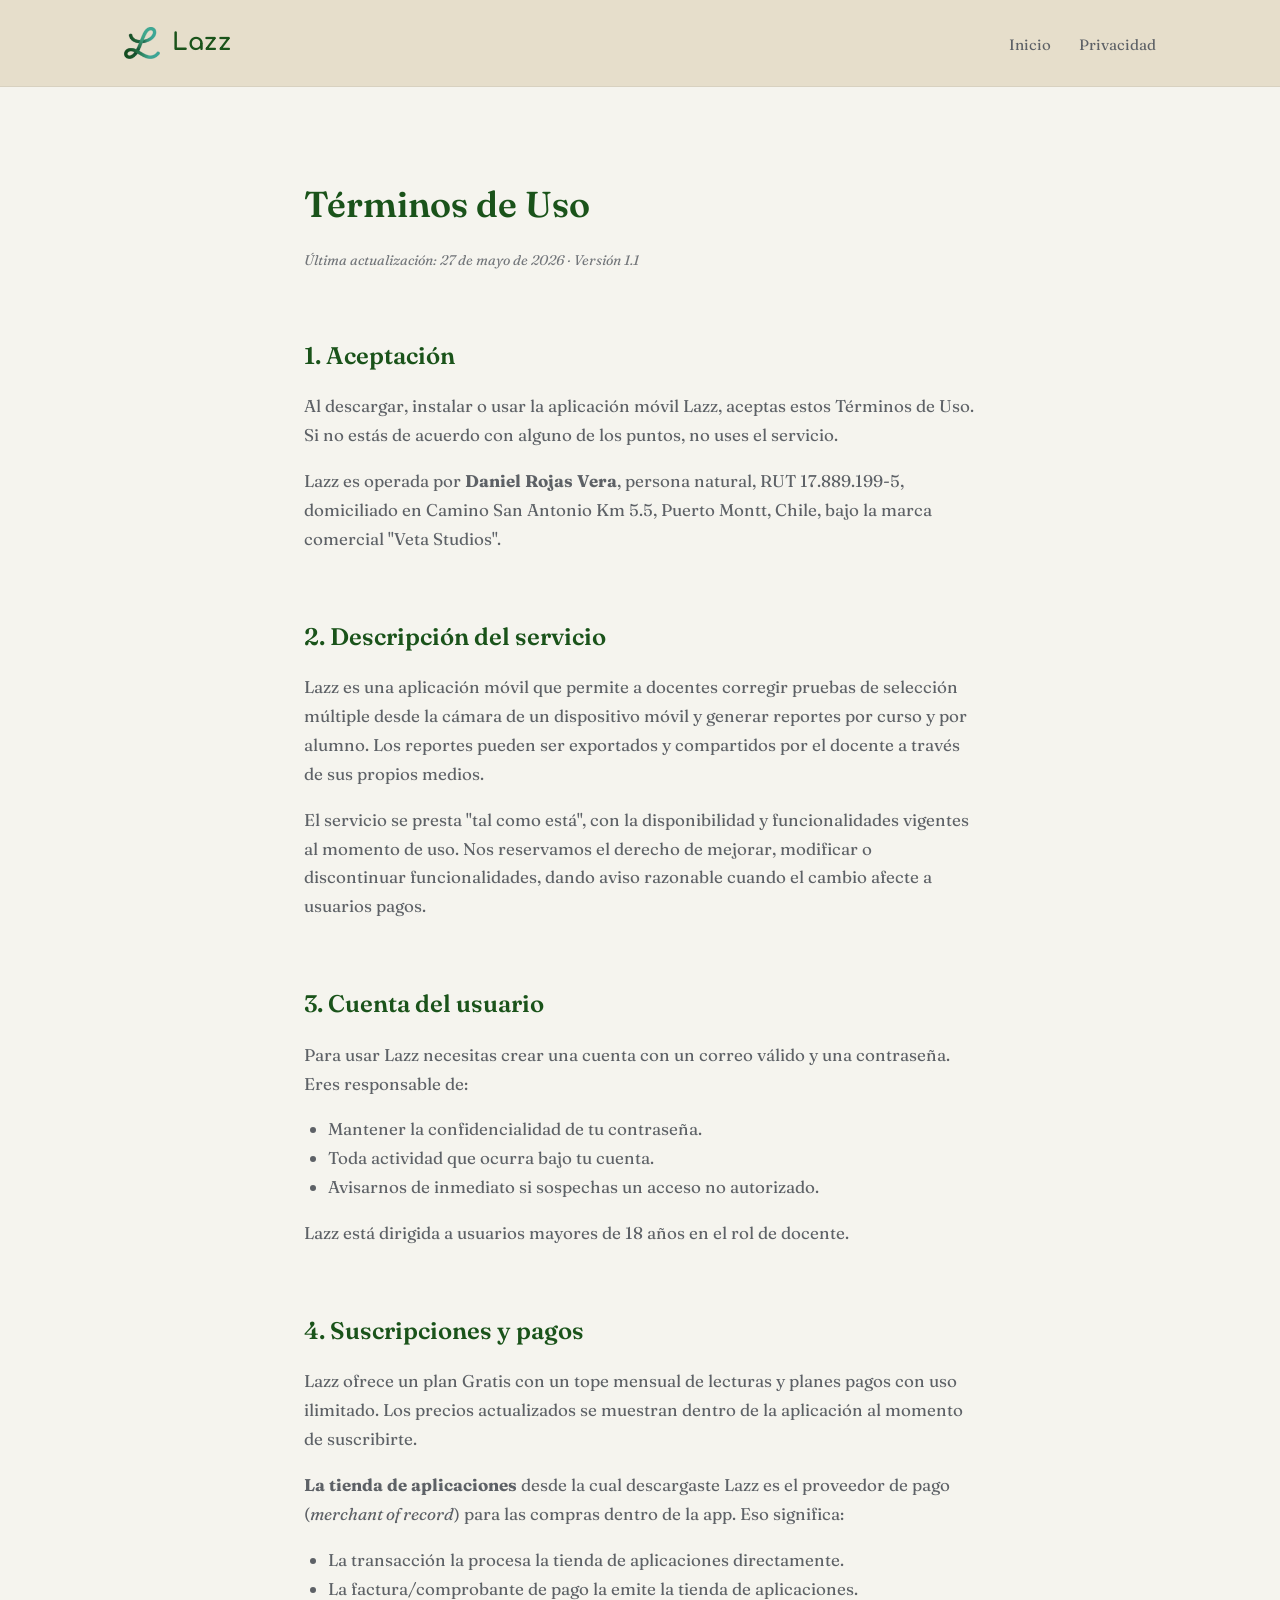
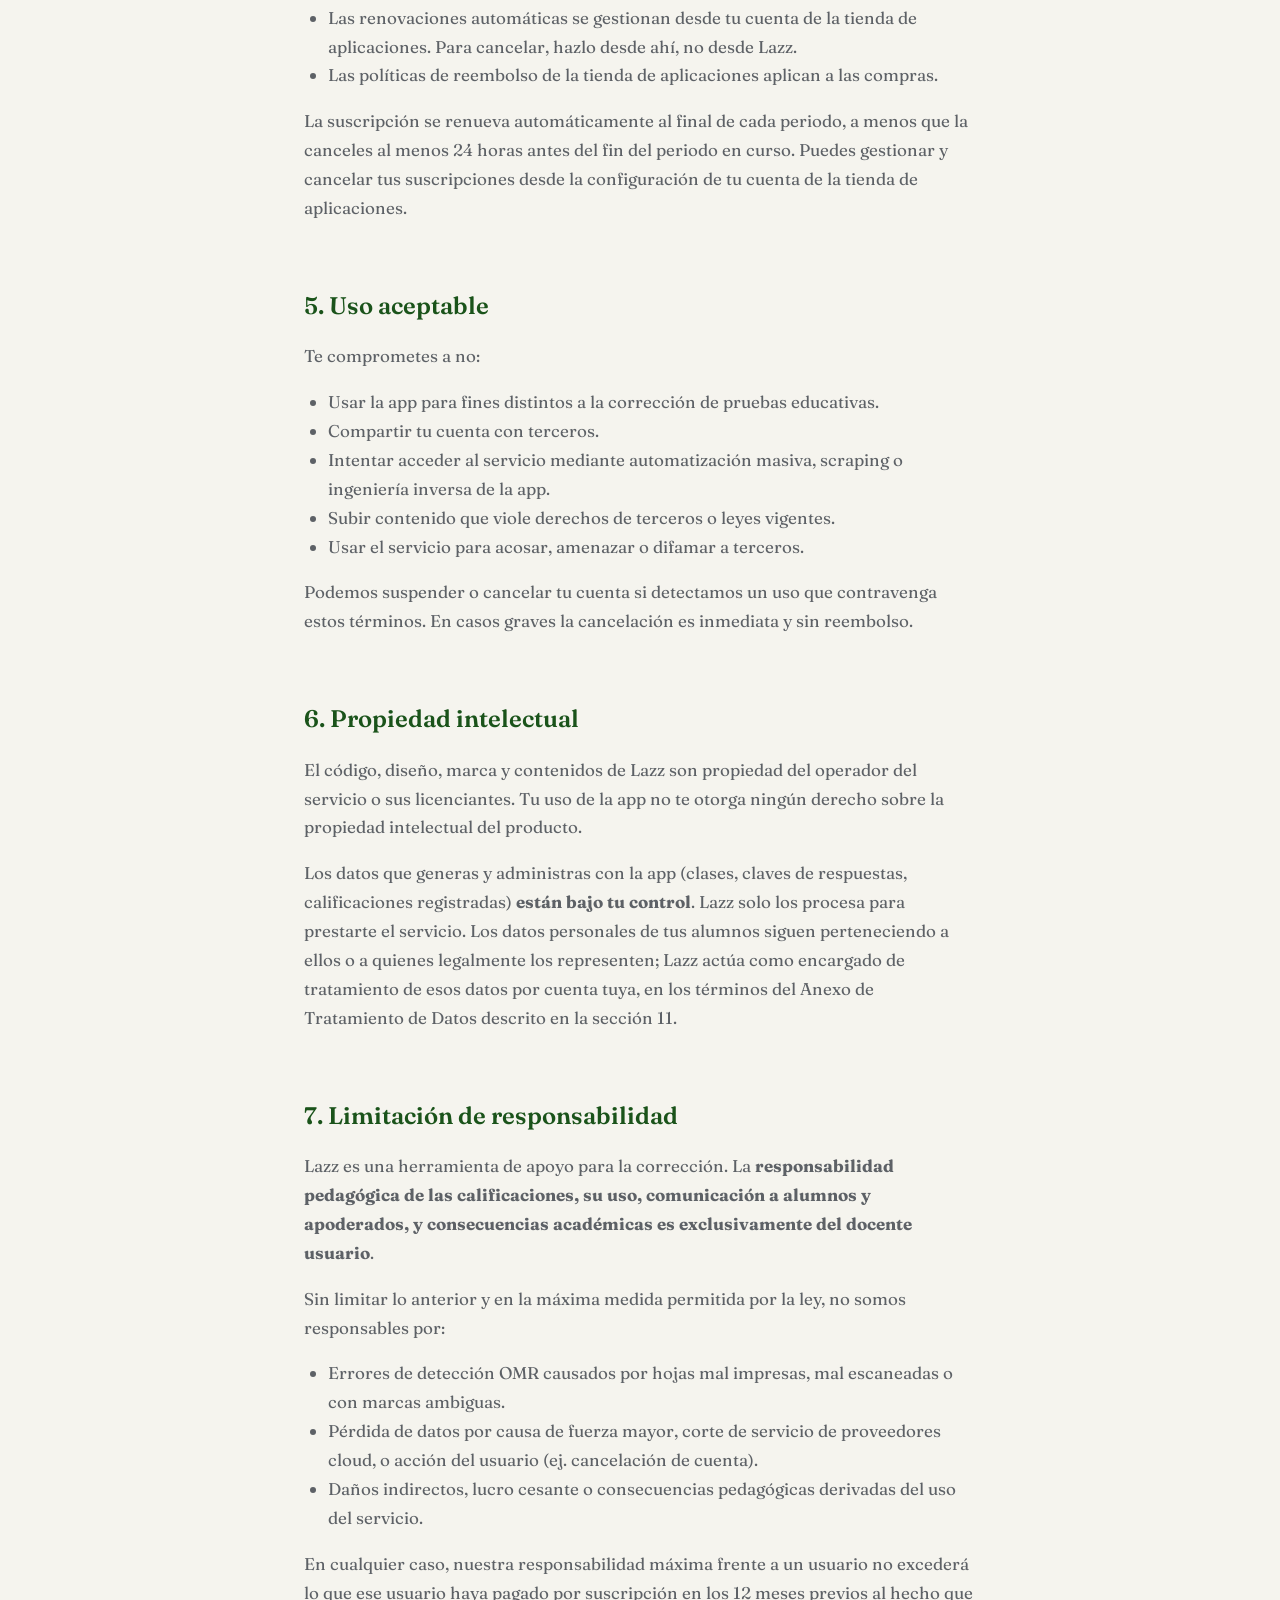
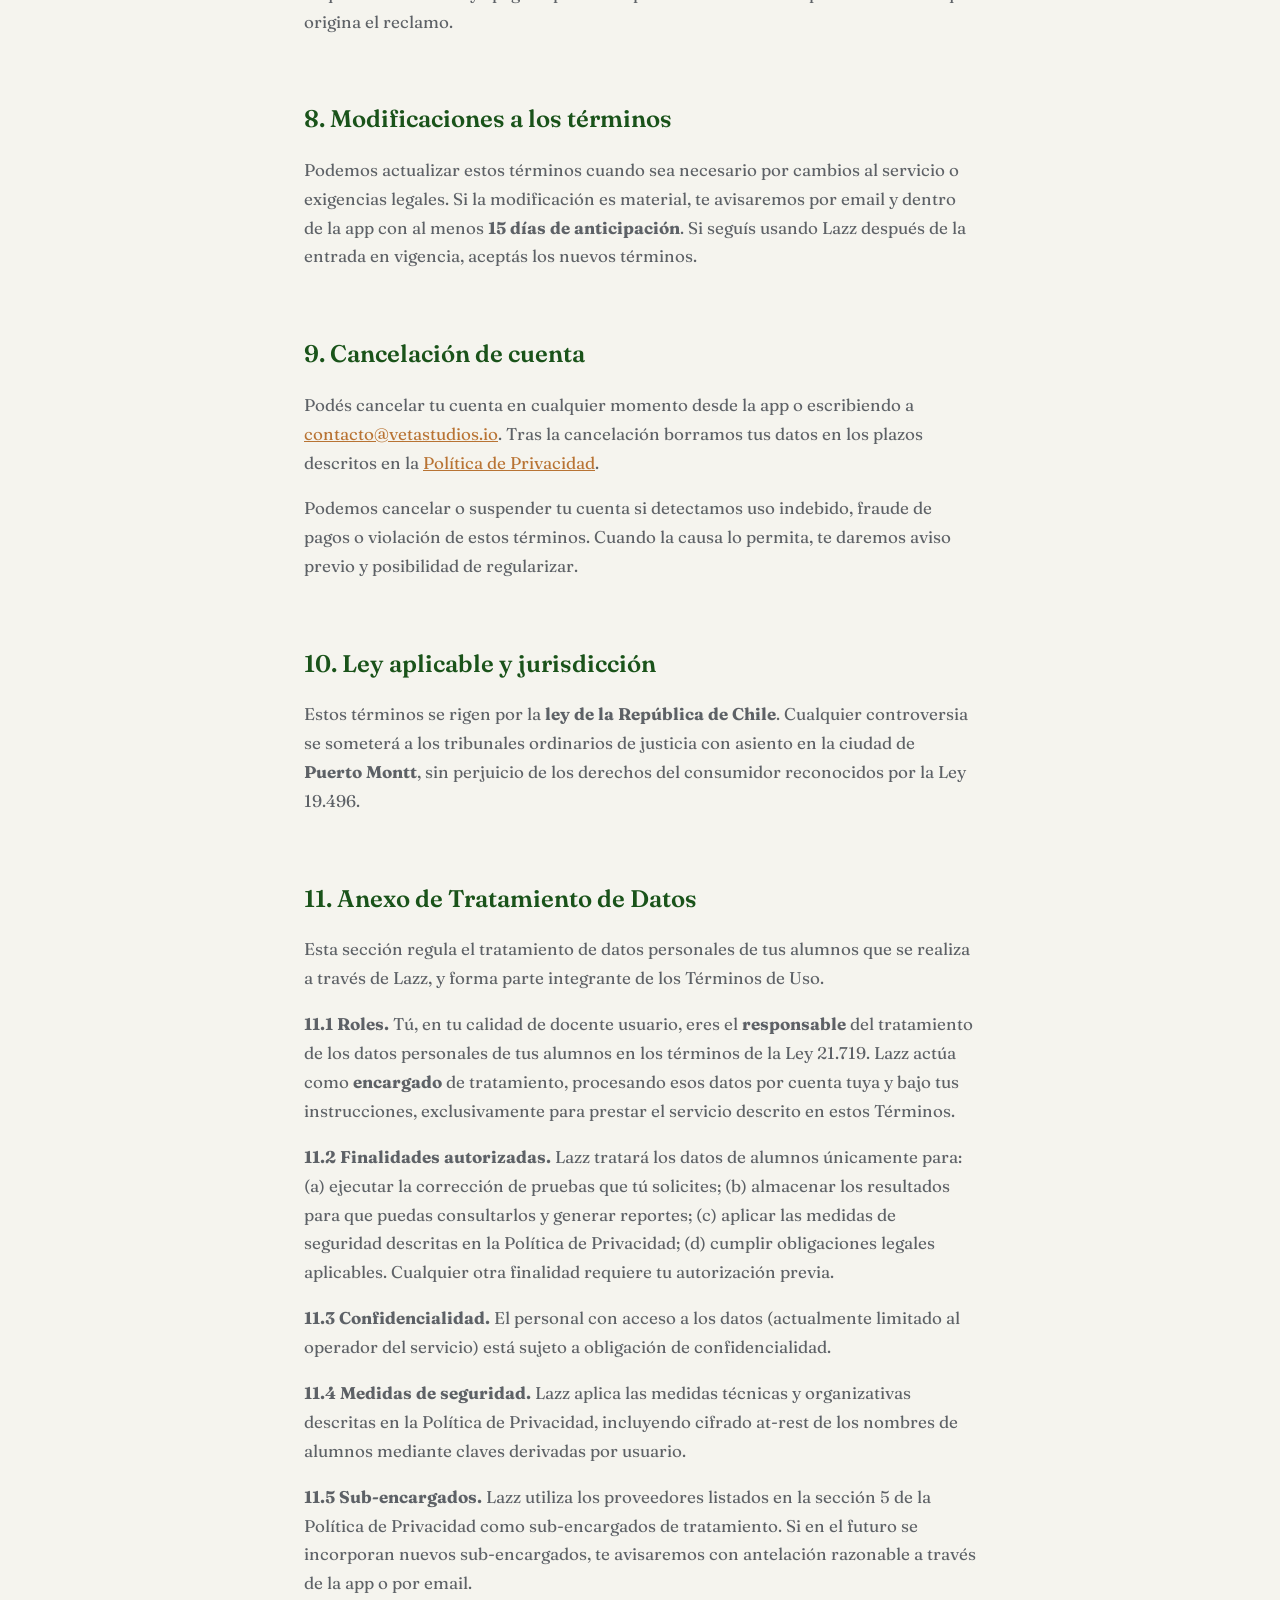
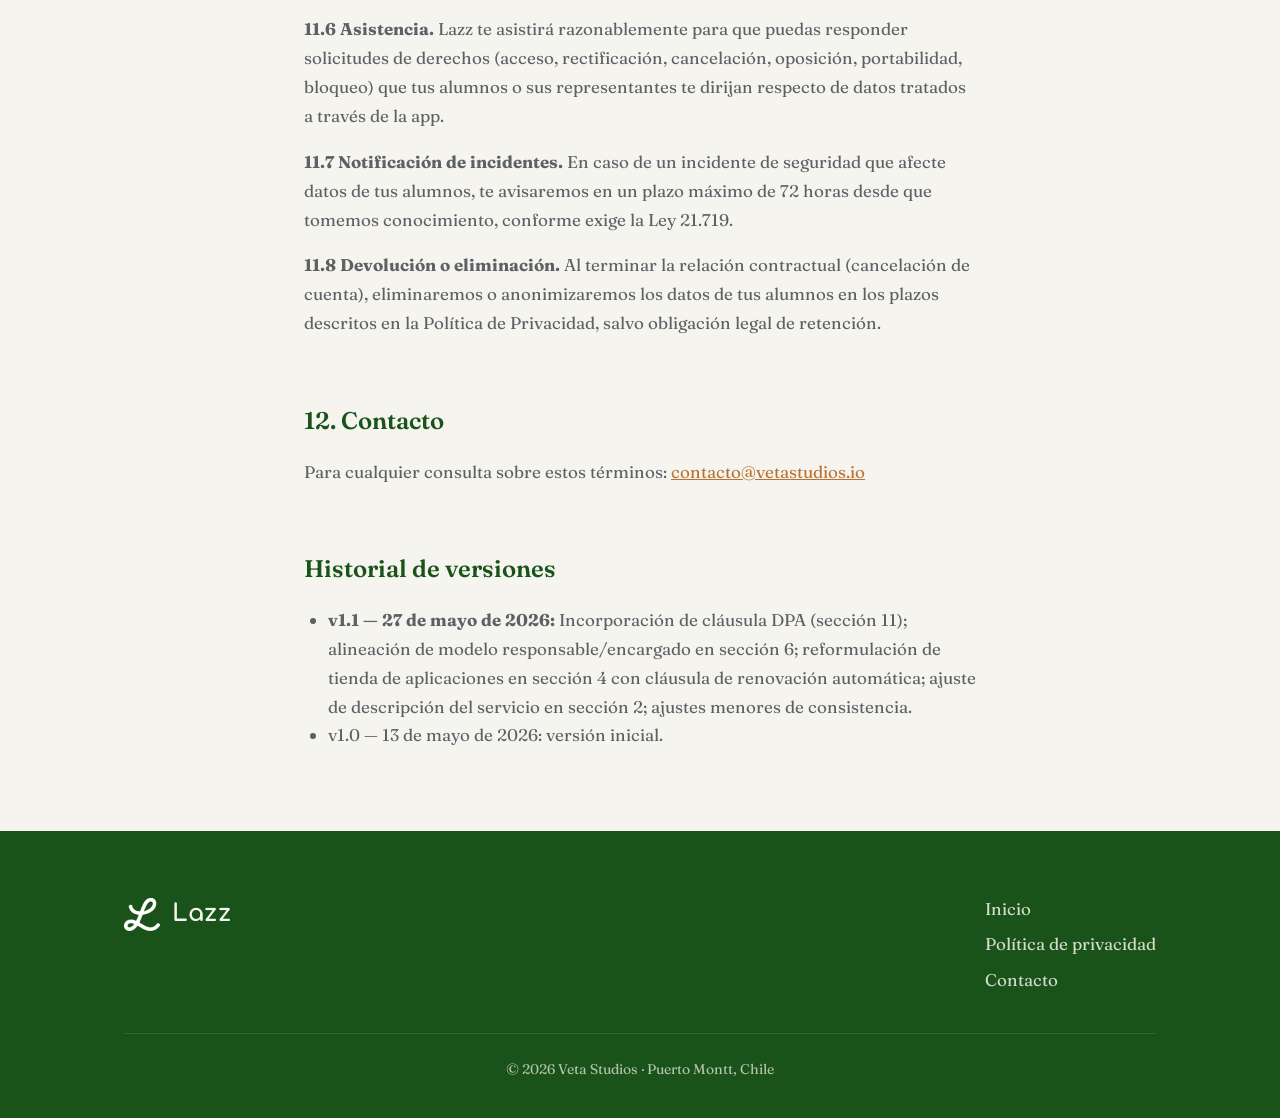
<file: terminos/index.html>
<!DOCTYPE html>
<html lang="es-CL">
<head>
  <meta charset="UTF-8">
  <meta name="viewport" content="width=device-width, initial-scale=1.0">
  <title>Términos de Uso — Lazz</title>
  <meta name="description" content="Términos y condiciones de uso de Lazz: cuenta, suscripciones, propiedad intelectual, ley aplicable.">
  <meta name="robots" content="index, follow">

  <link rel="preconnect" href="https://fonts.googleapis.com">
  <link rel="preconnect" href="https://fonts.gstatic.com" crossorigin>
  <link href="https://fonts.googleapis.com/css2?family=Comfortaa:wght@400;700&family=Fraunces:ital,wght@0,400;0,600;1,400;1,600&display=swap" rel="stylesheet">

  <link rel="stylesheet" href="/css/shared.css">
  <link rel="icon" type="image/png" href="/assets/brand/lazz-isotype.png">
</head>
<body>

<header class="site-header">
  <div class="container site-header__inner">
    <a href="/" class="brand">
      <img src="/assets/brand/lazz-isotype.png" alt="" class="brand__isotipo">
      <span class="brand__wordmark">Lazz</span>
    </a>
    <nav class="site-header__nav">
      <a href="/">Inicio</a>
      <a href="/privacidad/">Privacidad</a>
    </nav>
  </div>
</header>

<main class="legal">
  <div class="container container--narrow">

    <h1>Términos de Uso</h1>
    <p class="legal__meta">
      Última actualización: 27 de mayo de 2026 · Versión 1.1
    </p>

    <h2>1. Aceptación</h2>
    <p>
      Al descargar, instalar o usar la aplicación móvil Lazz, aceptas estos
      Términos de Uso. Si no estás de acuerdo con alguno de los puntos, no
      uses el servicio.
    </p>
    <p>
      Lazz es operada por <strong>Daniel Rojas Vera</strong>, persona natural,
      RUT 17.889.199-5, domiciliado en Camino San Antonio Km 5.5, Puerto
      Montt, Chile, bajo la marca comercial "Veta Studios".
    </p>

    <h2>2. Descripción del servicio</h2>
    <p>
      Lazz es una aplicación móvil que permite a docentes corregir pruebas de
      selección múltiple desde la cámara de un dispositivo móvil y generar
      reportes por curso y por alumno. Los reportes pueden ser exportados y
      compartidos por el docente a través de sus propios medios.
    </p>
    <p>
      El servicio se presta "tal como está", con la disponibilidad y
      funcionalidades vigentes al momento de uso. Nos reservamos el derecho
      de mejorar, modificar o discontinuar funcionalidades, dando aviso
      razonable cuando el cambio afecte a usuarios pagos.
    </p>

    <h2>3. Cuenta del usuario</h2>
    <p>
      Para usar Lazz necesitas crear una cuenta con un correo válido y una
      contraseña. Eres responsable de:
    </p>
    <ul>
      <li>Mantener la confidencialidad de tu contraseña.</li>
      <li>Toda actividad que ocurra bajo tu cuenta.</li>
      <li>Avisarnos de inmediato si sospechas un acceso no autorizado.</li>
    </ul>
    <p>
      Lazz está dirigida a usuarios mayores de 18 años en el rol de docente.
    </p>

    <h2>4. Suscripciones y pagos</h2>
    <p>
      Lazz ofrece un plan Gratis con un tope mensual de lecturas y planes
      pagos con uso ilimitado. Los precios actualizados se muestran dentro de
      la aplicación al momento de suscribirte.
    </p>
    <p>
      <strong>La tienda de aplicaciones</strong> desde la cual descargaste
      Lazz es el proveedor de pago (<em>merchant of record</em>) para las
      compras dentro de la app. Eso significa:
    </p>
    <ul>
      <li>La transacción la procesa la tienda de aplicaciones directamente.</li>
      <li>La factura/comprobante de pago la emite la tienda de aplicaciones.</li>
      <li>Las renovaciones automáticas se gestionan desde tu cuenta de la
      tienda de aplicaciones. Para cancelar, hazlo desde ahí, no desde Lazz.</li>
      <li>Las políticas de reembolso de la tienda de aplicaciones aplican a
      las compras.</li>
    </ul>
    <p>
      La suscripción se renueva automáticamente al final de cada periodo, a
      menos que la canceles al menos 24 horas antes del fin del periodo en
      curso. Puedes gestionar y cancelar tus suscripciones desde la
      configuración de tu cuenta de la tienda de aplicaciones.
    </p>

    <h2>5. Uso aceptable</h2>
    <p>Te comprometes a no:</p>
    <ul>
      <li>Usar la app para fines distintos a la corrección de pruebas educativas.</li>
      <li>Compartir tu cuenta con terceros.</li>
      <li>Intentar acceder al servicio mediante automatización masiva, scraping o ingeniería inversa de la app.</li>
      <li>Subir contenido que viole derechos de terceros o leyes vigentes.</li>
      <li>Usar el servicio para acosar, amenazar o difamar a terceros.</li>
    </ul>
    <p>
      Podemos suspender o cancelar tu cuenta si detectamos un uso que
      contravenga estos términos. En casos graves la cancelación es inmediata
      y sin reembolso.
    </p>

    <h2>6. Propiedad intelectual</h2>
    <p>
      El código, diseño, marca y contenidos de Lazz son propiedad del
      operador del servicio o sus licenciantes. Tu uso de la app no te otorga
      ningún derecho sobre la propiedad intelectual del producto.
    </p>
    <p>
      Los datos que generas y administras con la app (clases, claves de
      respuestas, calificaciones registradas) <strong>están bajo tu control</strong>.
      Lazz solo los procesa para prestarte el servicio. Los datos personales
      de tus alumnos siguen perteneciendo a ellos o a quienes legalmente los
      representen; Lazz actúa como encargado de tratamiento de esos datos por
      cuenta tuya, en los términos del Anexo de Tratamiento de Datos descrito
      en la sección 11.
    </p>

    <h2>7. Limitación de responsabilidad</h2>
    <p>
      Lazz es una herramienta de apoyo para la corrección. La <strong>responsabilidad
      pedagógica de las calificaciones, su uso, comunicación a alumnos y
      apoderados, y consecuencias académicas es exclusivamente del docente
      usuario</strong>.
    </p>
    <p>
      Sin limitar lo anterior y en la máxima medida permitida por la ley, no
      somos responsables por:
    </p>
    <ul>
      <li>Errores de detección OMR causados por hojas mal impresas, mal escaneadas o con marcas ambiguas.</li>
      <li>Pérdida de datos por causa de fuerza mayor, corte de servicio de proveedores cloud, o acción del usuario (ej. cancelación de cuenta).</li>
      <li>Daños indirectos, lucro cesante o consecuencias pedagógicas derivadas del uso del servicio.</li>
    </ul>
    <p>
      En cualquier caso, nuestra responsabilidad máxima frente a un usuario
      no excederá lo que ese usuario haya pagado por suscripción en los 12
      meses previos al hecho que origina el reclamo.
    </p>

    <h2>8. Modificaciones a los términos</h2>
    <p>
      Podemos actualizar estos términos cuando sea necesario por cambios al
      servicio o exigencias legales. Si la modificación es material, te
      avisaremos por email y dentro de la app con al menos <strong>15 días
      de anticipación</strong>. Si seguís usando Lazz después de la entrada
      en vigencia, aceptás los nuevos términos.
    </p>

    <h2>9. Cancelación de cuenta</h2>
    <p>
      Podés cancelar tu cuenta en cualquier momento desde la app o
      escribiendo a <a href="mailto:contacto@vetastudios.io">contacto@vetastudios.io</a>.
      Tras la cancelación borramos tus datos en los plazos descritos en la
      <a href="/privacidad/">Política de Privacidad</a>.
    </p>
    <p>
      Podemos cancelar o suspender tu cuenta si detectamos uso indebido,
      fraude de pagos o violación de estos términos. Cuando la causa lo
      permita, te daremos aviso previo y posibilidad de regularizar.
    </p>

    <h2>10. Ley aplicable y jurisdicción</h2>
    <p>
      Estos términos se rigen por la <strong>ley de la República de Chile</strong>.
      Cualquier controversia se someterá a los tribunales ordinarios de
      justicia con asiento en la ciudad de <strong>Puerto Montt</strong>, sin
      perjuicio de los derechos del consumidor reconocidos por la Ley 19.496.
    </p>

    <h2>11. Anexo de Tratamiento de Datos</h2>
    <p>
      Esta sección regula el tratamiento de datos personales de tus alumnos
      que se realiza a través de Lazz, y forma parte integrante de los
      Términos de Uso.
    </p>
    <p>
      <strong>11.1 Roles.</strong> Tú, en tu calidad de docente usuario, eres
      el <strong>responsable</strong> del tratamiento de los datos personales
      de tus alumnos en los términos de la Ley 21.719. Lazz actúa como
      <strong>encargado</strong> de tratamiento, procesando esos datos por
      cuenta tuya y bajo tus instrucciones, exclusivamente para prestar el
      servicio descrito en estos Términos.
    </p>
    <p>
      <strong>11.2 Finalidades autorizadas.</strong> Lazz tratará los datos
      de alumnos únicamente para: (a) ejecutar la corrección de pruebas que
      tú solicites; (b) almacenar los resultados para que puedas consultarlos
      y generar reportes; (c) aplicar las medidas de seguridad descritas en
      la Política de Privacidad; (d) cumplir obligaciones legales aplicables.
      Cualquier otra finalidad requiere tu autorización previa.
    </p>
    <p>
      <strong>11.3 Confidencialidad.</strong> El personal con acceso a los
      datos (actualmente limitado al operador del servicio) está sujeto a
      obligación de confidencialidad.
    </p>
    <p>
      <strong>11.4 Medidas de seguridad.</strong> Lazz aplica las medidas
      técnicas y organizativas descritas en la Política de Privacidad,
      incluyendo cifrado at-rest de los nombres de alumnos mediante claves
      derivadas por usuario.
    </p>
    <p>
      <strong>11.5 Sub-encargados.</strong> Lazz utiliza los proveedores
      listados en la sección 5 de la Política de Privacidad como
      sub-encargados de tratamiento. Si en el futuro se incorporan nuevos
      sub-encargados, te avisaremos con antelación razonable a través de la
      app o por email.
    </p>
    <p>
      <strong>11.6 Asistencia.</strong> Lazz te asistirá razonablemente para
      que puedas responder solicitudes de derechos (acceso, rectificación,
      cancelación, oposición, portabilidad, bloqueo) que tus alumnos o sus
      representantes te dirijan respecto de datos tratados a través de la app.
    </p>
    <p>
      <strong>11.7 Notificación de incidentes.</strong> En caso de un
      incidente de seguridad que afecte datos de tus alumnos, te avisaremos
      en un plazo máximo de 72 horas desde que tomemos conocimiento, conforme
      exige la Ley 21.719.
    </p>
    <p>
      <strong>11.8 Devolución o eliminación.</strong> Al terminar la relación
      contractual (cancelación de cuenta), eliminaremos o anonimizaremos los
      datos de tus alumnos en los plazos descritos en la Política de
      Privacidad, salvo obligación legal de retención.
    </p>

    <h2>12. Contacto</h2>
    <p>
      Para cualquier consulta sobre estos términos:
      <a href="mailto:contacto@vetastudios.io">contacto@vetastudios.io</a>
    </p>

    <h2>Historial de versiones</h2>
    <ul>
      <li><strong>v1.1 — 27 de mayo de 2026:</strong> Incorporación de cláusula DPA (sección 11); alineación de modelo responsable/encargado en sección 6; reformulación de tienda de aplicaciones en sección 4 con cláusula de renovación automática; ajuste de descripción del servicio en sección 2; ajustes menores de consistencia.</li>
      <li>v1.0 — 13 de mayo de 2026: versión inicial.</li>
    </ul>

  </div>
</main>

<footer class="site-footer">
  <div class="container">
    <div class="site-footer__inner">
      <div class="site-footer__brand">
        <div class="brand">
          <img src="/assets/brand/lazz-isotype.png" alt="" class="brand__isotipo" style="filter: brightness(0) invert(1);">
          <span class="brand__wordmark">Lazz</span>
        </div>
      </div>
      <nav class="site-footer__nav">
        <a href="/">Inicio</a>
        <a href="/privacidad/">Política de privacidad</a>
        <a href="/contacto/">Contacto</a>
      </nav>
    </div>
    <p class="site-footer__legal">
      © 2026 Veta Studios · Puerto Montt, Chile
    </p>
  </div>
</footer>

</body>
</html>
</file>
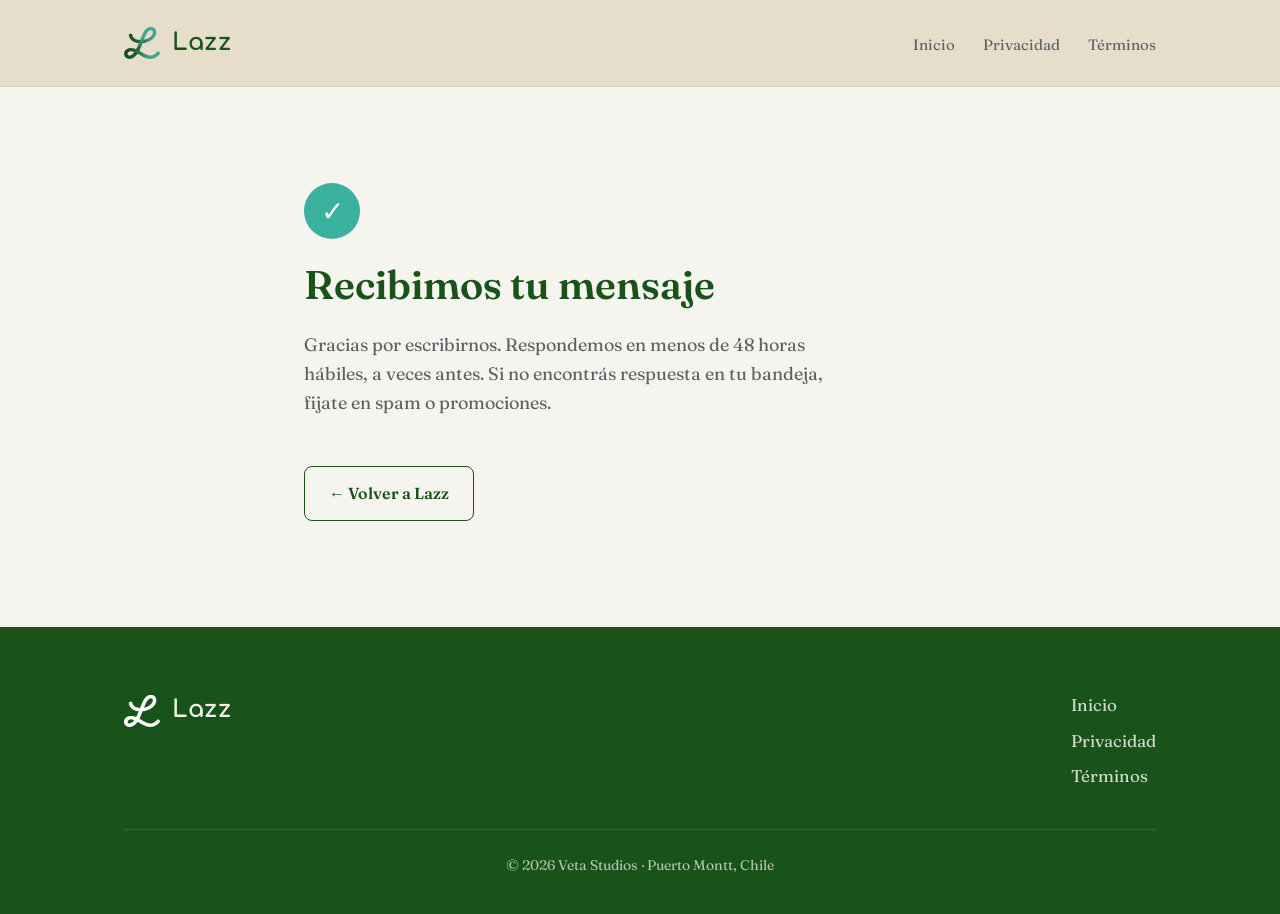
<file: contacto/gracias/index.html>
<!DOCTYPE html>
<html lang="es-CL">
<head>
  <meta charset="UTF-8">
  <meta name="viewport" content="width=device-width, initial-scale=1.0">
  <title>Mensaje enviado — Lazz</title>
  <meta name="robots" content="noindex, nofollow">

  <link rel="preconnect" href="https://fonts.googleapis.com">
  <link rel="preconnect" href="https://fonts.gstatic.com" crossorigin>
  <link href="https://fonts.googleapis.com/css2?family=Comfortaa:wght@400;700&family=Fraunces:ital,wght@0,400;0,600;1,400;1,600&display=swap" rel="stylesheet">

  <link rel="stylesheet" href="/css/shared.css">
  <link rel="icon" type="image/png" href="/assets/brand/lazz-isotype.png">

  <style>
    .thanks {
      padding: var(--space-2xl) 0;
      background-color: var(--color-ivory);
      min-height: 60vh;
    }

    .thanks__icon {
      width: 56px;
      height: 56px;
      background-color: var(--color-turquesa);
      color: var(--color-ivory);
      border-radius: 50%;
      display: inline-flex;
      align-items: center;
      justify-content: center;
      font-size: 28px;
      margin-bottom: var(--space-md);
    }

    .thanks h1 {
      font-family: var(--font-body);
      font-weight: 600;
      font-size: 40px;
      color: var(--color-verde);
      margin: 0 0 var(--space-md);
      line-height: 1.1;
    }

    .thanks p {
      font-size: 18px;
      color: var(--color-gris);
      margin: 0 0 var(--space-md);
      line-height: 1.6;
      max-width: 520px;
    }
  </style>
</head>
<body>

<header class="site-header">
  <div class="container site-header__inner">
    <a href="/" class="brand">
      <img src="/assets/brand/lazz-isotype.png" alt="" class="brand__isotipo">
      <span class="brand__wordmark">Lazz</span>
    </a>
    <nav class="site-header__nav">
      <a href="/">Inicio</a>
      <a href="/privacidad/">Privacidad</a>
      <a href="/terminos/">Términos</a>
    </nav>
  </div>
</header>

<main class="thanks">
  <div class="container container--narrow">
    <div class="thanks__icon" aria-hidden="true">✓</div>
    <h1>Recibimos tu mensaje</h1>
    <p>
      Gracias por escribirnos. Respondemos en menos de 48 horas hábiles, a
      veces antes. Si no encontrás respuesta en tu bandeja, fijate en spam o
      promociones.
    </p>
    <a href="/" class="btn btn--secondary" style="margin-top: var(--space-md);">
      ← Volver a Lazz
    </a>
  </div>
</main>

<footer class="site-footer">
  <div class="container">
    <div class="site-footer__inner">
      <div class="site-footer__brand">
        <div class="brand">
          <img src="/assets/brand/lazz-isotype.png" alt="" class="brand__isotipo" style="filter: brightness(0) invert(1);">
          <span class="brand__wordmark">Lazz</span>
        </div>
      </div>
      <nav class="site-footer__nav">
        <a href="/">Inicio</a>
        <a href="/privacidad/">Privacidad</a>
        <a href="/terminos/">Términos</a>
      </nav>
    </div>
    <p class="site-footer__legal">
      © 2026 Veta Studios · Puerto Montt, Chile
    </p>
  </div>
</footer>

</body>
</html>
</file>
<file: css/shared.css>
/* =============================================
   LAZZ — Design System (sitio público)

   Refleja la línea gráfica del producto (app móvil) para que
   un profe que aterrice acá desde un link sienta continuidad
   visual cuando descargue la app.

   Paleta + tipografías están alineadas con grader-app/src/theme.ts.
   ============================================= */

:root {
  /* Paleta canónica Lazz */
  --color-verde: #1A531A;     /* Sabiduría — primario, headings, CTAs */
  --color-turquesa: #3AB09E;  /* Claridad — focus, links interactivos */
  --color-beige: #E6DECB;     /* Base — background neutro */
  --color-cobre: #B87333;     /* Logro — acentos, badge RECOMENDADO */
  --color-gris: #5D6166;      /* Estructura — body text, rules */
  --color-ivory: #F5F4EE;     /* Cards, surfaces */
  --color-blanco: #FFFFFF;

  /* Tipografías */
  --font-wordmark: 'Comfortaa', system-ui, sans-serif;
  --font-body: 'Fraunces', Georgia, 'Times New Roman', serif;

  /* Espaciados */
  --space-xs: 8px;
  --space-sm: 16px;
  --space-md: 24px;
  --space-lg: 40px;
  --space-xl: 64px;
  --space-2xl: 96px;

  /* Radios */
  --radius-sm: 8px;
  --radius-md: 16px;
  --radius-lg: 24px;
}

/* --- Reset mínimo --- */
*, *::before, *::after {
  box-sizing: border-box;
}

html {
  scroll-behavior: smooth;
}

body {
  margin: 0;
  padding: 0;
  background-color: var(--color-beige);
  color: var(--color-gris);
  font-family: var(--font-body);
  font-size: 17px;
  line-height: 1.6;
  -webkit-font-smoothing: antialiased;
  -moz-osx-font-smoothing: grayscale;
}

/* --- Container --- */
.container {
  max-width: 1080px;
  width: 100%;
  margin: 0 auto;
  padding: 0 var(--space-md);
}

.container--narrow {
  max-width: 720px;
}

/* --- Header --- */
.site-header {
  padding: var(--space-md) 0;
  background-color: var(--color-beige);
  border-bottom: 1px solid rgba(93, 97, 102, 0.1);
}

.site-header__inner {
  display: flex;
  align-items: center;
  justify-content: space-between;
}

.brand {
  display: flex;
  align-items: center;
  gap: 12px;
  text-decoration: none;
  color: var(--color-verde);
}

.brand__isotipo {
  width: 36px;
  height: 36px;
  object-fit: contain;
}

.brand__wordmark {
  font-family: var(--font-wordmark);
  font-weight: 700;
  font-size: 24px;
  letter-spacing: 0.5px;
}

.site-header__nav a {
  font-family: var(--font-body);
  color: var(--color-gris);
  text-decoration: none;
  font-size: 15px;
  margin-left: var(--space-md);
  transition: color 0.2s;
}

.site-header__nav a:hover {
  color: var(--color-cobre);
}

/* --- Hero --- */
.hero {
  padding: var(--space-xl) 0 var(--space-2xl);
}

.hero__grid {
  display: grid;
  grid-template-columns: 1fr 1fr;
  gap: var(--space-xl);
  align-items: center;
}

@media (max-width: 768px) {
  .hero__grid {
    grid-template-columns: 1fr;
    gap: var(--space-lg);
  }
  .hero {
    padding: var(--space-lg) 0 var(--space-xl);
  }
}

.hero__title {
  font-family: var(--font-body);
  font-weight: 600;
  font-size: 56px;
  line-height: 1.05;
  color: var(--color-verde);
  margin: 0 0 var(--space-md);
  letter-spacing: -0.5px;
}

@media (max-width: 768px) {
  .hero__title { font-size: 40px; }
}

.hero__tagline {
  font-style: italic;
  font-size: 19px;
  color: var(--color-gris);
  margin: 0 0 var(--space-lg);
  line-height: 1.5;
}

.hero__cta-row {
  display: flex;
  gap: var(--space-sm);
  flex-wrap: wrap;
}

.hero__image {
  width: 100%;
  height: auto;
  border-radius: var(--radius-lg);
  box-shadow: 0 20px 50px rgba(0, 0, 0, 0.15);
}

/* --- Botones --- */
.btn {
  display: inline-flex;
  align-items: center;
  gap: 10px;
  padding: 14px 24px;
  border-radius: var(--radius-sm);
  font-family: var(--font-body);
  font-size: 16px;
  font-weight: 600;
  text-decoration: none;
  transition: transform 0.15s, opacity 0.15s;
  border: none;
  cursor: pointer;
}

.btn:hover {
  transform: translateY(-1px);
}

.btn:active {
  transform: translateY(0);
}

.btn--primary {
  background-color: var(--color-verde);
  color: var(--color-ivory);
}

.btn--secondary {
  background-color: transparent;
  color: var(--color-verde);
  border: 1.5px solid var(--color-verde);
}

.btn--coming-soon {
  background-color: var(--color-gris);
  color: var(--color-ivory);
  opacity: 0.75;
  cursor: not-allowed;
}

.btn--coming-soon:hover {
  transform: none;
}

/* --- Section --- */
.section {
  padding: var(--space-2xl) 0;
}

.section--alt {
  background-color: var(--color-ivory);
}

.section__title {
  font-family: var(--font-body);
  font-weight: 600;
  font-size: 36px;
  color: var(--color-verde);
  margin: 0 0 var(--space-sm);
  letter-spacing: -0.3px;
}

.section__subtitle {
  font-size: 18px;
  color: var(--color-gris);
  font-style: italic;
  margin: 0 0 var(--space-xl);
}

/* --- Features grid --- */
.features {
  display: grid;
  grid-template-columns: repeat(2, 1fr);
  gap: var(--space-lg);
}

@media (max-width: 768px) {
  .features { grid-template-columns: 1fr; }
}

.feature {
  display: flex;
  flex-direction: column;
  gap: var(--space-sm);
}

.feature__icon {
  width: 44px;
  height: 44px;
  display: flex;
  align-items: center;
  justify-content: center;
  background-color: var(--color-verde);
  color: var(--color-ivory);
  border-radius: var(--radius-sm);
  font-size: 22px;
}

.feature__title {
  font-family: var(--font-body);
  font-weight: 600;
  font-size: 22px;
  color: var(--color-verde);
  margin: 0;
}

.feature__body {
  margin: 0;
  color: var(--color-gris);
  line-height: 1.55;
}

/* --- Pricing grid --- */
.pricing {
  display: grid;
  grid-template-columns: repeat(3, 1fr);
  gap: var(--space-md);
}

@media (max-width: 900px) {
  .pricing { grid-template-columns: 1fr; gap: var(--space-md); }
}

.plan {
  background-color: var(--color-ivory);
  border-radius: var(--radius-md);
  padding: var(--space-lg);
  display: flex;
  flex-direction: column;
  border: 1px solid rgba(93, 97, 102, 0.12);
}

.plan--recommended {
  border-color: var(--color-cobre);
  border-width: 2px;
  position: relative;
}

.plan__badge {
  position: absolute;
  top: -12px;
  left: var(--space-md);
  background-color: var(--color-cobre);
  color: var(--color-ivory);
  font-family: var(--font-wordmark);
  font-weight: 700;
  font-size: 11px;
  letter-spacing: 1.6px;
  padding: 6px 12px;
  border-radius: var(--radius-sm);
}

.plan__title {
  font-family: var(--font-body);
  font-weight: 600;
  font-size: 22px;
  color: var(--color-verde);
  margin: 0 0 var(--space-xs);
}

.plan--recommended .plan__title { color: var(--color-cobre); }

.plan__price {
  font-family: var(--font-body);
  font-weight: 600;
  font-size: 36px;
  color: var(--color-verde);
  margin: 0;
  line-height: 1;
}

.plan--recommended .plan__price { color: var(--color-cobre); }

.plan__period {
  font-style: italic;
  font-size: 15px;
  color: var(--color-gris);
  margin-left: 6px;
}

.plan__savings {
  font-size: 13px;
  color: var(--color-cobre);
  font-weight: 600;
  margin: var(--space-xs) 0 0;
}

.plan__bullets {
  list-style: none;
  padding: 0;
  margin: var(--space-md) 0 var(--space-lg);
  display: flex;
  flex-direction: column;
  gap: var(--space-xs);
}

.plan__bullets li {
  padding-left: 18px;
  position: relative;
  color: var(--color-gris);
}

.plan__bullets li::before {
  content: "—";
  position: absolute;
  left: 0;
  color: var(--color-cobre);
}

/* --- CTA Section --- */
.cta-final {
  text-align: center;
  padding: var(--space-2xl) 0;
}

.cta-final__title {
  font-family: var(--font-body);
  font-weight: 600;
  font-style: italic;
  font-size: 32px;
  color: var(--color-verde);
  margin: 0 0 var(--space-md);
  line-height: 1.3;
}

.cta-final__buttons {
  display: flex;
  gap: var(--space-md);
  justify-content: center;
  flex-wrap: wrap;
  margin-top: var(--space-md);
}

/* --- Footer --- */
.site-footer {
  background-color: var(--color-verde);
  color: var(--color-ivory);
  padding: var(--space-xl) 0 var(--space-md);
}

.site-footer__inner {
  display: flex;
  justify-content: space-between;
  align-items: flex-start;
  gap: var(--space-lg);
  flex-wrap: wrap;
}

.site-footer__brand {
  max-width: 280px;
}

.site-footer__brand .brand__wordmark { color: var(--color-ivory); }

.site-footer__nav {
  display: flex;
  flex-direction: column;
  gap: var(--space-xs);
}

.site-footer__nav a {
  color: var(--color-ivory);
  text-decoration: none;
  opacity: 0.85;
}

.site-footer__nav a:hover {
  opacity: 1;
  text-decoration: underline;
}

.site-footer__legal {
  margin-top: var(--space-lg);
  padding-top: var(--space-md);
  border-top: 1px solid rgba(255, 255, 255, 0.15);
  font-size: 14px;
  opacity: 0.7;
  text-align: center;
}

/* --- Legal page (privacidad / términos) --- */
.legal {
  padding: var(--space-xl) 0;
  background-color: var(--color-ivory);
}

.legal h1 {
  font-family: var(--font-body);
  font-weight: 600;
  font-size: 36px;
  color: var(--color-verde);
  margin-bottom: var(--space-sm);
}

.legal h2 {
  font-family: var(--font-body);
  font-weight: 600;
  font-size: 24px;
  color: var(--color-verde);
  margin-top: var(--space-xl);
  margin-bottom: var(--space-sm);
}

.legal h3 {
  font-family: var(--font-body);
  font-weight: 600;
  font-size: 18px;
  color: var(--color-gris);
  margin-top: var(--space-md);
  margin-bottom: var(--space-xs);
}

.legal p, .legal li {
  color: var(--color-gris);
  line-height: 1.7;
}

.legal ul, .legal ol {
  padding-left: var(--space-md);
}

.legal table {
  width: 100%;
  border-collapse: collapse;
  margin: var(--space-md) 0;
}

.legal table th, .legal table td {
  text-align: left;
  padding: 10px 12px;
  border-bottom: 1px solid rgba(93, 97, 102, 0.15);
  font-size: 15px;
}

.legal table th {
  background-color: var(--color-beige);
  color: var(--color-verde);
  font-weight: 600;
}

.legal a {
  color: var(--color-cobre);
}

.legal__meta {
  font-style: italic;
  font-size: 14px;
  color: var(--color-gris);
  opacity: 0.85;
  margin-bottom: var(--space-lg);
}
</file>
